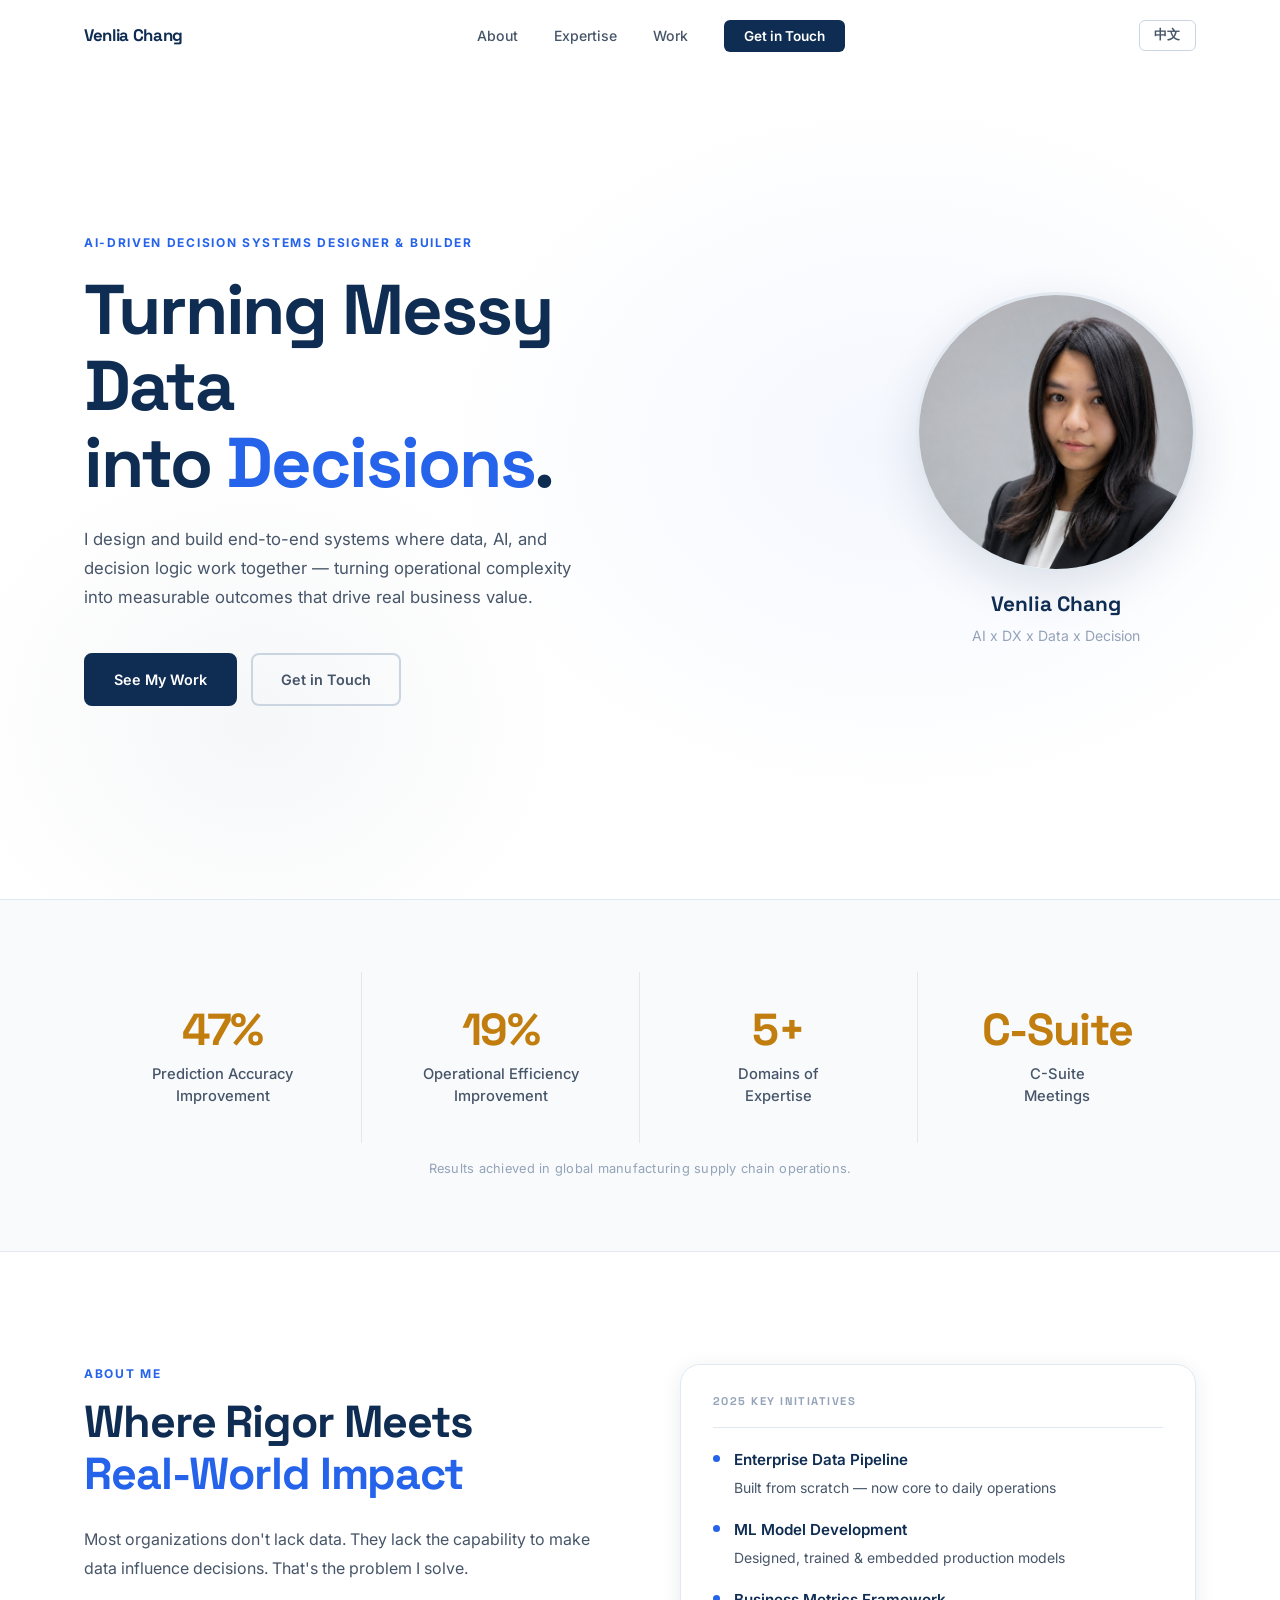
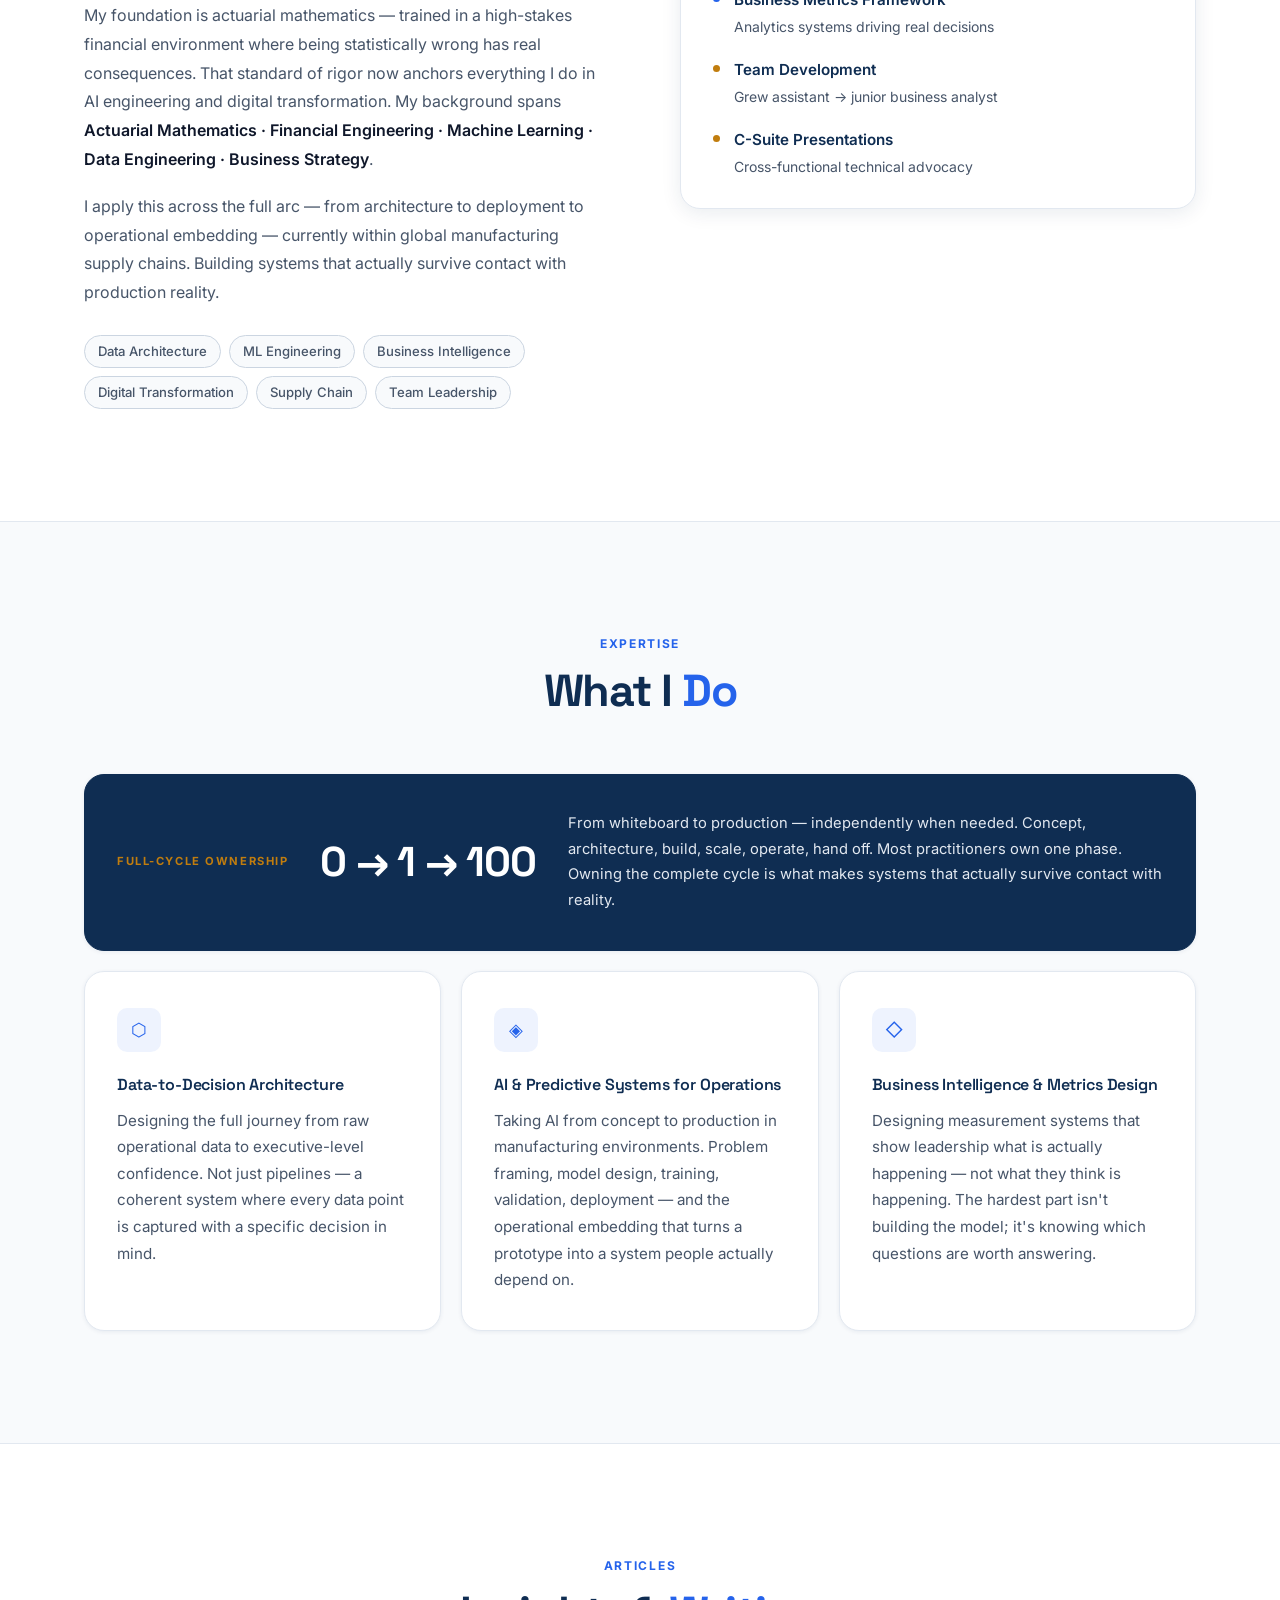
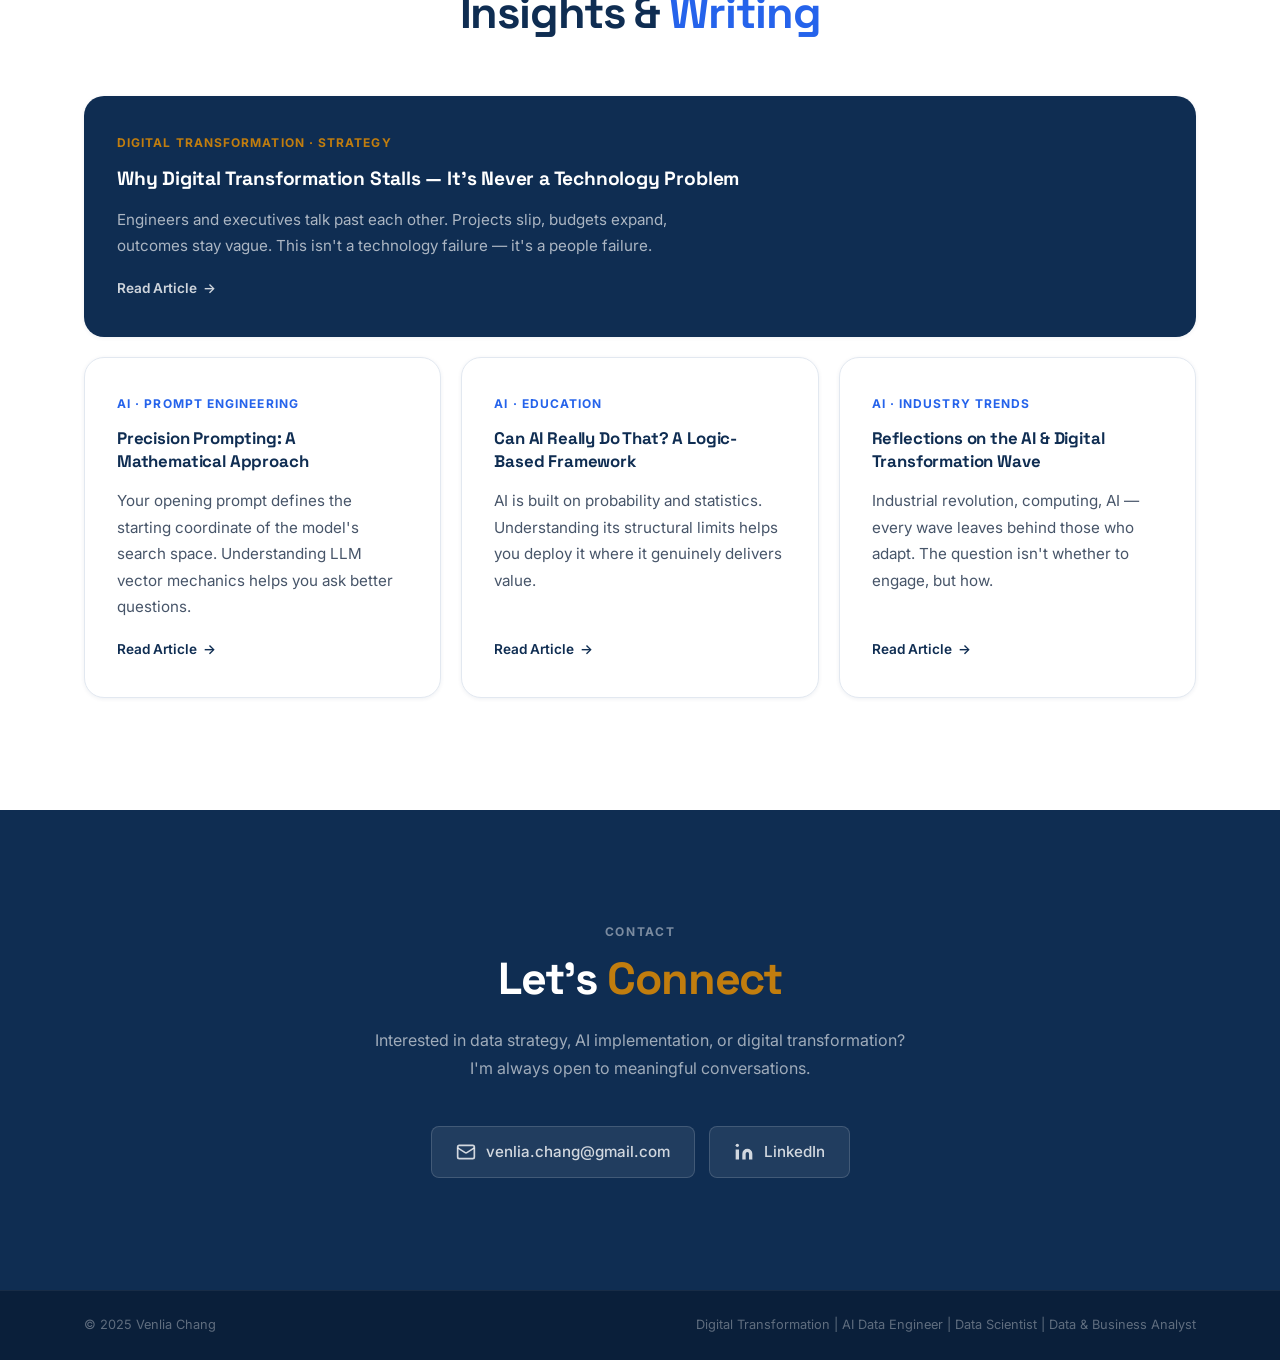
<file: index.html>
<!DOCTYPE html>
<html lang="en">
<head>
  <meta charset="UTF-8" />
  <meta name="viewport" content="width=device-width, initial-scale=1.0" />
  <title>Venlia Chang | AI Data Engineer</title>
  <meta name="description" content="AI Data Engineer specializing in Digital Transformation and Data-Driven Decision Making in global manufacturing supply chains." />
  <link rel="preconnect" href="https://fonts.googleapis.com" />
  <link href="https://fonts.googleapis.com/css2?family=Inter:wght@300;400;500;600&family=Space+Grotesk:wght@400;500;600;700;800&display=swap" rel="stylesheet" />
  <link rel="stylesheet" href="css/style.css" />
</head>
<body>

  <!-- NAV -->
  <nav id="navbar">
    <div class="nav-inner">
      <a href="#hero" class="nav-logo">Venlia Chang</a>
      <ul class="nav-links">
        <li><a href="#about"     data-i18n="nav-about">About</a></li>
        <li><a href="#expertise" data-i18n="nav-expertise">Expertise</a></li>
        <li><a href="#articles"  data-i18n="nav-work">Work</a></li>
        <li><a href="#contact" class="nav-cta" data-i18n="nav-contact">Get in Touch</a></li>
      </ul>
      <div class="nav-right">
        <button class="lang-toggle" id="lang-toggle" aria-label="Switch language">中文</button>
        <button class="nav-burger" id="burger" aria-label="Menu">
          <span></span><span></span><span></span>
        </button>
      </div>
    </div>
  </nav>

  <!-- HERO -->
  <section id="hero">
    <div class="hero-bg"></div>
    <div class="container hero-content">
      <div class="hero-text">
        <p class="hero-eyebrow reveal" data-i18n="hero-eyebrow">AI-driven Decision Systems Designer &amp; Builder</p>
        <h1 class="hero-headline reveal" data-i18n="hero-headline">
          Turning Messy Data<br />into <span class="accent">Decisions</span>.
        </h1>
        <p class="hero-sub reveal" data-i18n="hero-sub">
          I design and build end-to-end systems where data, AI, and decision logic work together — turning operational complexity into measurable outcomes that drive real business value.
        </p>
        <div class="hero-actions reveal">
          <a href="#expertise" class="btn btn-primary" data-i18n="hero-btn-primary">See My Work</a>
          <a href="#contact"   class="btn btn-ghost"   data-i18n="hero-btn-ghost">Get in Touch</a>
        </div>
      </div>
      <div class="hero-visual reveal">
        <div class="photo-circle">
          <img src="assets/photo.png" alt="Venlia Chang" />
        </div>
        <div class="hero-name-tag">
          <strong>Venlia Chang</strong>
          <span>AI x DX x Data x Decision</span>
        </div>
      </div>
    </div>
  </section>

  <!-- STATS -->
  <section id="stats">
    <div class="container">
      <div class="stats-grid">
        <div class="stat-card reveal">
          <div class="stat-number"><span class="counter" data-target="50">0</span>%</div>
          <div class="stat-label" data-i18n="stat-label-1">Prediction Accuracy<br />Improvement</div>
        </div>
        <div class="stat-card reveal">
          <div class="stat-number"><span class="counter" data-target="20">0</span>%</div>
          <div class="stat-label" data-i18n="stat-label-2">Operational Efficiency<br />Improvement</div>
        </div>
        <div class="stat-card reveal">
          <div class="stat-number"><span class="counter" data-target="5">0</span>+</div>
          <div class="stat-label" data-i18n="stat-label-3">Domains of<br />Expertise</div>
        </div>
        <div class="stat-card reveal">
          <div class="stat-number accent-text">C-Suite</div>
          <div class="stat-label" data-i18n="stat-label-4">C-Suite<br />Meetings</div>
        </div>
      </div>
      <p class="stats-context reveal" data-i18n="stats-context">Results achieved in global manufacturing supply chain operations.</p>
    </div>
  </section>

  <!-- ABOUT -->
  <section id="about">
    <div class="container">
      <div class="about-grid">
        <div class="about-text reveal">
          <p class="section-eyebrow" data-i18n="about-eyebrow">About Me</p>
          <h2 class="section-title" data-i18n="about-title">Where Logic Meets<br /><span class="accent">Business Impact</span></h2>
          <p class="about-body" data-i18n="about-body-1">
            I work at the intersection of AI, data engineering, and digital transformation
            within global manufacturing supply chains — turning fragmented information into
            systems that people actually rely on every day.
          </p>
          <p class="about-body" data-i18n="about-body-2">
            My background spans <strong>Mathematics · Business · Actuarial Science · AI · Engineering</strong>.
            This breadth isn't accidental — complex operational problems rarely fit neatly
            into a single discipline. I bridge the gap between technical depth and business clarity.
          </p>
          <p class="about-body" data-i18n="about-body-3">
            Currently building enterprise data pipelines from the ground up.
          </p>
          <div class="about-tags">
            <span class="tag">Data Architecture</span>
            <span class="tag">ML Engineering</span>
            <span class="tag">Business Intelligence</span>
            <span class="tag">Digital Transformation</span>
            <span class="tag">Supply Chain</span>
            <span class="tag">Team Leadership</span>
          </div>
        </div>
        <div class="about-visual reveal">
          <div class="about-card">
            <div class="about-card-header" data-i18n="card-header">2025 Key Initiatives</div>
            <ul class="about-card-list">
              <li>
                <div class="list-dot accent-dot"></div>
                <div>
                  <strong data-i18n="card-item-1-title">Enterprise Data Pipeline</strong>
                  <span data-i18n="card-item-1-desc">Built from scratch — now core to daily operations</span>
                </div>
              </li>
              <li>
                <div class="list-dot accent-dot"></div>
                <div>
                  <strong data-i18n="card-item-2-title">ML Model Development</strong>
                  <span data-i18n="card-item-2-desc">Designed, trained &amp; embedded production models</span>
                </div>
              </li>
              <li>
                <div class="list-dot accent-dot"></div>
                <div>
                  <strong data-i18n="card-item-3-title">Business Metrics Framework</strong>
                  <span data-i18n="card-item-3-desc">Analytics systems driving real decisions</span>
                </div>
              </li>
              <li>
                <div class="list-dot amber-dot"></div>
                <div>
                  <strong data-i18n="card-item-4-title">Team Development</strong>
                  <span data-i18n="card-item-4-desc">Grew assistant → junior business analyst</span>
                </div>
              </li>
              <li>
                <div class="list-dot amber-dot"></div>
                <div>
                  <strong data-i18n="card-item-5-title">C-Suite Presentations</strong>
                  <span data-i18n="card-item-5-desc">Cross-functional technical advocacy</span>
                </div>
              </li>
            </ul>
          </div>
        </div>
      </div>
    </div>
  </section>

  <!-- EXPERTISE -->
  <section id="expertise">
    <div class="container">
      <div class="section-header reveal">
        <p class="section-eyebrow" data-i18n="expertise-eyebrow">Expertise</p>
        <h2 class="section-title" data-i18n="expertise-title">What I <span class="accent">Build</span></h2>
      </div>
      <div class="expertise-grid">
        <div class="expertise-card expertise-card--wide reveal">
          <div class="expertise-wide-inner">
            <div class="expertise-wide-label" data-i18n="exp-4-label">Full-Cycle Ownership</div>
            <h3 data-i18n="exp-4-title">0 → 1 → 100</h3>
            <p data-i18n="exp-4-desc">From whiteboard to production — independently when needed. Concept, architecture, build, scale, operate, hand off. Most practitioners own one phase. Owning the complete cycle is what makes systems that actually survive contact with reality.</p>
          </div>
        </div>
        <div class="expertise-card reveal">
          <div class="expertise-icon">⬡</div>
          <h3 data-i18n="exp-1-title">Data-to-Decision Architecture</h3>
          <p data-i18n="exp-1-desc">Designing the full journey from raw operational data to executive-level confidence. Not just pipelines — a coherent system where every data point is captured with a specific decision in mind.</p>
        </div>
        <div class="expertise-card reveal">
          <div class="expertise-icon">◈</div>
          <h3 data-i18n="exp-2-title">AI &amp; Predictive Systems for Operations</h3>
          <p data-i18n="exp-2-desc">Taking AI from concept to production in manufacturing environments. Problem framing, model design, training, validation, deployment — and the operational embedding that turns a prototype into a system people actually depend on.</p>
        </div>
        <div class="expertise-card reveal">
          <div class="expertise-icon">◇</div>
          <h3 data-i18n="exp-3-title">Business Intelligence &amp; Metrics Design</h3>
          <p data-i18n="exp-3-desc">Designing measurement systems that show leadership what is actually happening — not what they think is happening. The hardest part isn't building the model; it's knowing which questions are worth answering.</p>
        </div>
      </div>
    </div>
  </section>

  <!-- ARTICLES -->
  <section id="articles">
    <div class="container">
      <div class="section-header reveal">
        <p class="section-eyebrow" data-i18n="articles-eyebrow">Articles</p>
        <h2 class="section-title" data-i18n="articles-title">Insights &amp; <span class="accent">Writing</span></h2>
      </div>
      <div class="articles-grid">
        <div class="article-card article-card--featured reveal">
          <div class="article-card-tag">Digital Transformation · Strategy</div>
          <h3 class="article-card-title" data-i18n="card4-title">數位轉型失敗，從來不是技術問題</h3>
          <p class="article-card-excerpt" data-i18n="card4-excerpt">工程師和老闆各說各話，專案延遲、預算追加、成果模糊。這不是技術問題——缺的是那個能同時站在兩端的人。</p>
          <a href="articles/digital-transformation.html" class="article-card-link" data-i18n="card-read">閱讀文章 <span>→</span></a>
        </div>
        <div class="article-card reveal">
          <div class="article-card-tag">AI · Prompt Engineering</div>
          <h3 class="article-card-title" data-i18n="card1-title">用數學思維，精準下 Prompt</h3>
          <p class="article-card-excerpt" data-i18n="card1-excerpt">第一個 Prompt 決定了搜尋空間的起始座標。了解 LLM 的向量本質，讓你問得更精準。</p>
          <a href="articles/prompt-math.html" class="article-card-link" data-i18n="card-read">閱讀文章 <span>→</span></a>
        </div>
        <div class="article-card reveal">
          <div class="article-card-tag">AI · Education</div>
          <h3 class="article-card-title" data-i18n="card2-title">AI 真的可以這樣用嗎？用數學邏輯判斷 AI 的適用邊界</h3>
          <p class="article-card-excerpt" data-i18n="card2-excerpt">AI 的本質是機率與統計。了解它的結構性限制，才能在正確的場景發揮它的價值。</p>
          <a href="articles/ai-probability.html" class="article-card-link" data-i18n="card-read">閱讀文章 <span>→</span></a>
        </div>
        <div class="article-card reveal">
          <div class="article-card-tag">AI · Industry Trends</div>
          <h3 class="article-card-title" data-i18n="card3-title">我對 AI 與數位轉型產業趨勢的觀察</h3>
          <p class="article-card-excerpt" data-i18n="card3-excerpt">工業革命、電腦普及、AI 浪潮——判斷一個產業能否長大，看的是需求是否強勁。</p>
          <a href="articles/ai-trends.html" class="article-card-link" data-i18n="card-read">閱讀文章 <span>→</span></a>
        </div>
      </div>
    </div>
  </section>

  <!-- CONTACT -->
  <section id="contact">
    <div class="container">
      <div class="contact-inner reveal">
        <p class="section-eyebrow" data-i18n="contact-eyebrow">Contact</p>
        <h2 class="section-title" data-i18n="contact-title">Let's <span class="accent">Connect</span></h2>
        <p class="contact-sub" data-i18n="contact-sub">
          Interested in data strategy, AI implementation, or digital transformation?<br class="desktop-only" />
          I'm always open to meaningful conversations.
        </p>
        <div class="contact-links">
          <button class="contact-btn" id="copy-email-btn" onclick="copyEmail()">
            <svg width="20" height="20" viewBox="0 0 24 24" fill="none" stroke="currentColor" stroke-width="2"><rect x="2" y="4" width="20" height="16" rx="2"/><path d="m22 7-8.97 5.7a1.94 1.94 0 0 1-2.06 0L2 7"/></svg>
            <span id="copy-email-text">venlia.chang@gmail.com</span>
          </button>
          <a href="https://www.linkedin.com/in/venliachang/" target="_blank" rel="noopener" class="contact-btn">
            <svg width="20" height="20" viewBox="0 0 24 24" fill="currentColor"><path d="M16 8a6 6 0 0 1 6 6v7h-4v-7a2 2 0 0 0-2-2 2 2 0 0 0-2 2v7h-4v-7a6 6 0 0 1 6-6z"/><rect x="2" y="9" width="4" height="12"/><circle cx="4" cy="4" r="2"/></svg>
            LinkedIn
          </a>
        </div>
      </div>
    </div>
  </section>

  <!-- FOOTER -->
  <footer>
    <div class="container footer-inner">
      <span>© 2025 Venlia Chang</span>
      <span class="footer-sub" data-i18n="footer-sub">AI Data Engineer · venliachang.com</span>
    </div>
  </footer>

  <script src="js/main.js"></script>
</body>
</html>
</file>
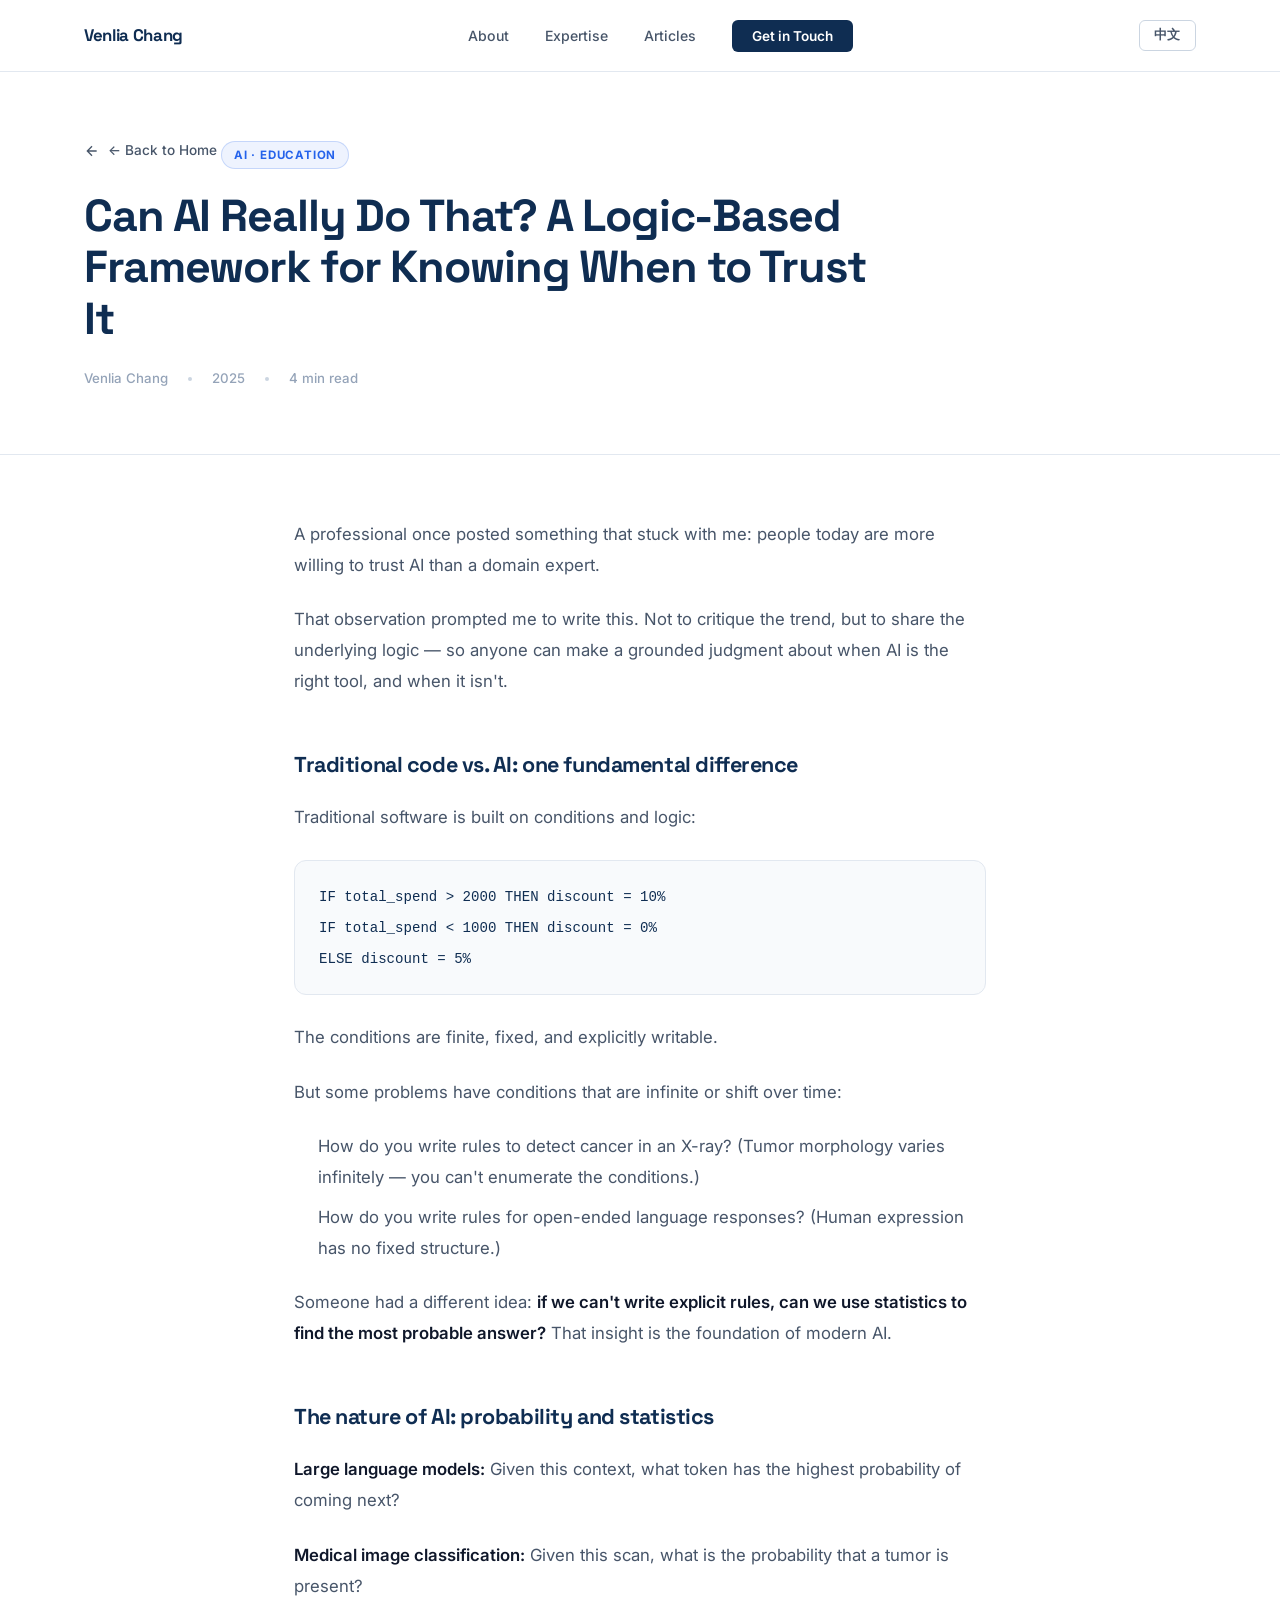
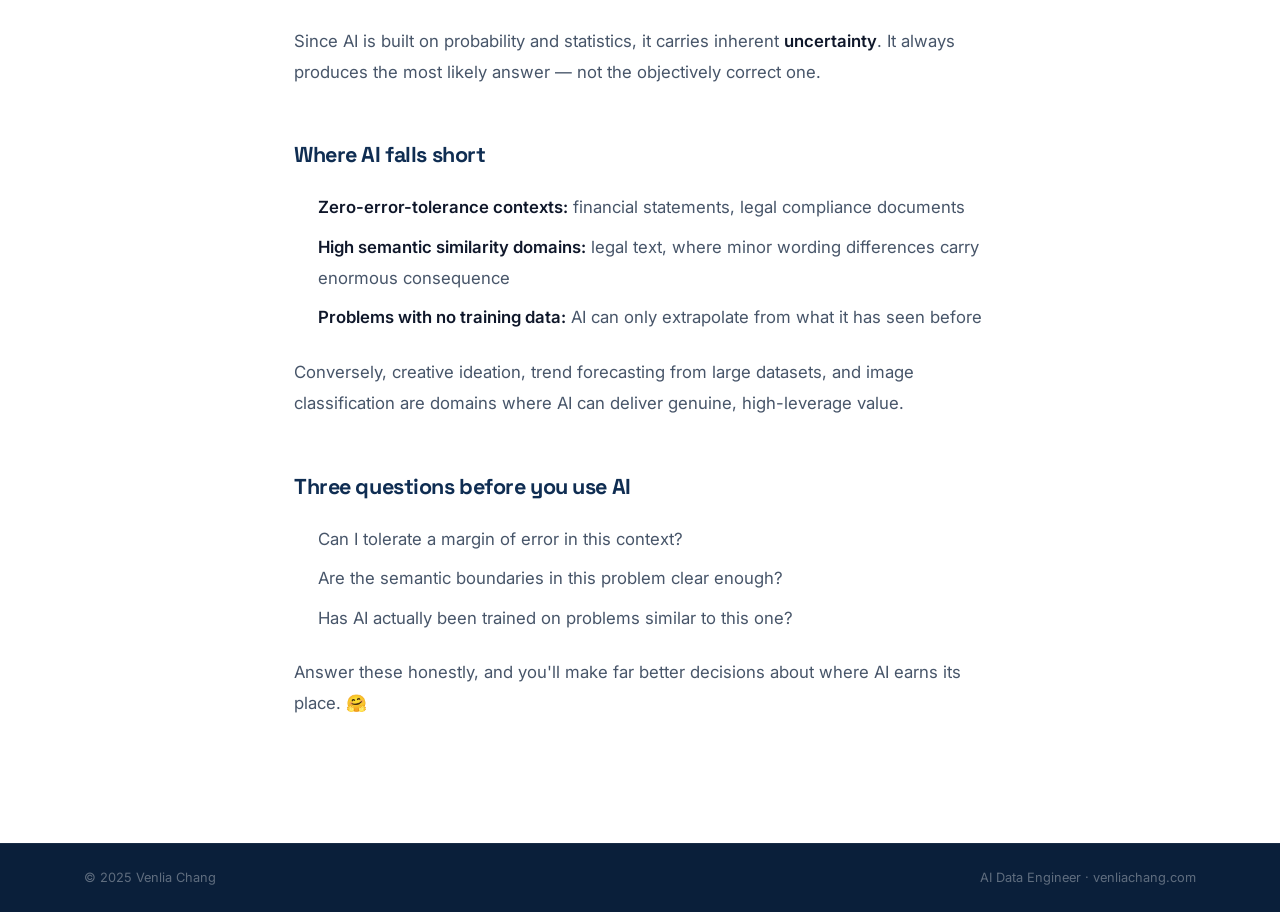
<file: articles/ai-probability.html>
<!DOCTYPE html>
<html lang="zh-TW">
<head>
  <meta charset="UTF-8" />
  <meta name="viewport" content="width=device-width, initial-scale=1.0" />
  <title>AI 真的可以這樣用嗎？ | Venlia Chang</title>
  <meta name="description" content="AI 的本質是機率與統計。了解它的結構性限制，才能在正確的場景發揮它的價值。" />
  <link rel="preconnect" href="https://fonts.googleapis.com" />
  <link href="https://fonts.googleapis.com/css2?family=Inter:wght@300;400;500;600&family=Space+Grotesk:wght@400;500;600;700;800&display=swap" rel="stylesheet" />
  <link rel="stylesheet" href="../css/style.css" />
  <link rel="stylesheet" href="../css/article.css" />
</head>
<body class="article-page">

  <nav id="navbar">
    <div class="nav-inner">
      <a href="/" class="nav-logo">Venlia Chang</a>
      <ul class="nav-links">
        <li><a href="/#about"     data-i18n="nav-about">關於我</a></li>
        <li><a href="/#expertise" data-i18n="nav-expertise">專業能力</a></li>
        <li><a href="/#articles"  data-i18n="nav-articles">文章</a></li>
        <li><a href="/#contact" class="nav-cta" data-i18n="nav-contact">聯絡我</a></li>
      </ul>
      <div class="nav-right">
        <button class="lang-toggle" id="lang-toggle">EN</button>
        <button class="nav-burger" id="burger" aria-label="Menu">
          <span></span><span></span><span></span>
        </button>
      </div>
    </div>
  </nav>

  <header class="article-header">
    <div class="container">
      <a href="/" class="article-back">
        <svg viewBox="0 0 24 24" fill="none" stroke="currentColor" stroke-width="2"><path d="M19 12H5M12 5l-7 7 7 7"/></svg>
        <span data-i18n="back">回到首頁</span>
      </a>
      <div class="article-tag" data-i18n="tag">AI · Education</div>
      <h1 class="article-title">
        <span class="zh">AI 真的可以這樣用嗎？用數學邏輯判斷 AI 的適用邊界</span>
        <span class="en">Can AI Really Do That? A Logic-Based Framework for Knowing When to Trust It</span>
      </h1>
      <div class="article-meta">
        <span>Venlia Chang</span>
        <div class="dot"></div>
        <span>2025</span>
        <div class="dot"></div>
        <span data-i18n="read-time">4 分鐘閱讀</span>
      </div>
    </div>
  </header>

  <main class="article-body">
    <div class="article-content">

      <!-- ── 中文 ── -->
      <div class="zh">
        <p>曾看到一位專業人士發文感嘆：現在這個世道，有人不一定相信專家，卻相信 AI 說的話。</p>
        <p>這個現象讓我想了想——或許我可以寫些什麼，幫助大家輕鬆理解 AI 背後的運作邏輯，從根本上判斷它能做什麼、不能做什麼。</p>

        <h2>傳統程式 vs. AI：一個關鍵差異</h2>
        <p>傳統程式的核心是條件加邏輯：</p>
        <pre><code>若消費總價 > 2000，則 折扣 = 10%
若消費總額 < 1000，則 折扣 = 0%
其他狀況，則 折扣 = 5%</code></pre>
        <p>條件有限、固定，且能被明確寫出來。</p>
        <p>但有些問題，條件是無限的、會隨時間移動的：</p>
        <ul>
          <li>如何用程式判別 X 光片是否有腫瘤？（癌症形態千變萬化，條件根本寫不完）</li>
          <li>如何用程式做開放式語言問答？（表達方式無窮無盡，條件無從設定）</li>
        </ul>
        <p>於是有人換了一個思路：<strong>既然無法一刀切，那就用「統計」來估算，哪個答案的「機率」最高？</strong> 這正是 AI 誕生的核心邏輯。</p>

        <h2>AI 的本質：機率與統計</h2>
        <p><strong>大語言模型（LLM）：</strong>在特定語境下，下一個詞出現的機率最高是哪個？</p>
        <p><strong>醫療影像辨識（ML）：</strong>這張 X 光片，有腫瘤的機率是多少？</p>
        <p>既然是機率與統計所構成，就存在本質上的<strong>不確定性</strong>——模型輸出的永遠是「最可能的答案」，而非「絕對正確的答案」。</p>

        <h2>哪些場景不適合交給 AI？</h2>
        <ul>
          <li><strong>零容錯的情境</strong>：財務報表、法規遵循文件</li>
          <li><strong>語意高度相似的領域</strong>：法律文本（細微措辭差異牽一髮而動全身）</li>
          <li><strong>完全沒有訓練資料的問題</strong>：AI 從未見過的領域，它只能「猜」</li>
        </ul>
        <p>反之，創意發想、大數據趨勢預測、圖像辨識分類，則是 AI 能發揮高價值的場域。</p>

        <h2>用 AI 前，先問自己三個問題</h2>
        <ul>
          <li>這個場景，我能接受一定程度的錯誤嗎？</li>
          <li>這個問題，答案之間的語意邊界夠清晰嗎？</li>
          <li>這個問題，AI 在訓練過程中真的見過類似的案例嗎？</li>
        </ul>
        <p>能清楚回答這三個問題，就能做出更明智的 AI 使用判斷。🤗</p>
      </div>

      <!-- ── English ── -->
      <div class="en">
        <p>A professional once posted something that stuck with me: people today are more willing to trust AI than a domain expert.</p>
        <p>That observation prompted me to write this. Not to critique the trend, but to share the underlying logic — so anyone can make a grounded judgment about when AI is the right tool, and when it isn't.</p>

        <h2>Traditional code vs. AI: one fundamental difference</h2>
        <p>Traditional software is built on conditions and logic:</p>
        <pre><code>IF total_spend > 2000 THEN discount = 10%
IF total_spend < 1000 THEN discount = 0%
ELSE discount = 5%</code></pre>
        <p>The conditions are finite, fixed, and explicitly writable.</p>
        <p>But some problems have conditions that are infinite or shift over time:</p>
        <ul>
          <li>How do you write rules to detect cancer in an X-ray? (Tumor morphology varies infinitely — you can't enumerate the conditions.)</li>
          <li>How do you write rules for open-ended language responses? (Human expression has no fixed structure.)</li>
        </ul>
        <p>Someone had a different idea: <strong>if we can't write explicit rules, can we use statistics to find the most probable answer?</strong> That insight is the foundation of modern AI.</p>

        <h2>The nature of AI: probability and statistics</h2>
        <p><strong>Large language models:</strong> Given this context, what token has the highest probability of coming next?</p>
        <p><strong>Medical image classification:</strong> Given this scan, what is the probability that a tumor is present?</p>
        <p>Since AI is built on probability and statistics, it carries inherent <strong>uncertainty</strong>. It always produces the most likely answer — not the objectively correct one.</p>

        <h2>Where AI falls short</h2>
        <ul>
          <li><strong>Zero-error-tolerance contexts:</strong> financial statements, legal compliance documents</li>
          <li><strong>High semantic similarity domains:</strong> legal text, where minor wording differences carry enormous consequence</li>
          <li><strong>Problems with no training data:</strong> AI can only extrapolate from what it has seen before</li>
        </ul>
        <p>Conversely, creative ideation, trend forecasting from large datasets, and image classification are domains where AI can deliver genuine, high-leverage value.</p>

        <h2>Three questions before you use AI</h2>
        <ul>
          <li>Can I tolerate a margin of error in this context?</li>
          <li>Are the semantic boundaries in this problem clear enough?</li>
          <li>Has AI actually been trained on problems similar to this one?</li>
        </ul>
        <p>Answer these honestly, and you'll make far better decisions about where AI earns its place. 🤗</p>
      </div>

    </div>
  </main>

  <footer>
    <div class="container footer-inner">
      <span>© 2025 Venlia Chang</span>
      <span class="footer-sub">AI Data Engineer · venliachang.com</span>
    </div>
  </footer>

  <script src="../js/article.js"></script>
  <script>
    initArticleLang({
      zh: {
        back: '← 回到首頁', tag: 'AI · Education',
        'read-time': '4 分鐘閱讀',
        'nav-about': '關於我', 'nav-expertise': '專業能力',
        'nav-articles': '文章', 'nav-contact': '聯絡我',
      },
      en: {
        back: '← Back to Home', tag: 'AI · Education',
        'read-time': '4 min read',
        'nav-about': 'About', 'nav-expertise': 'Expertise',
        'nav-articles': 'Articles', 'nav-contact': 'Get in Touch',
      }
    });
  </script>
</body>
</html>
</file>
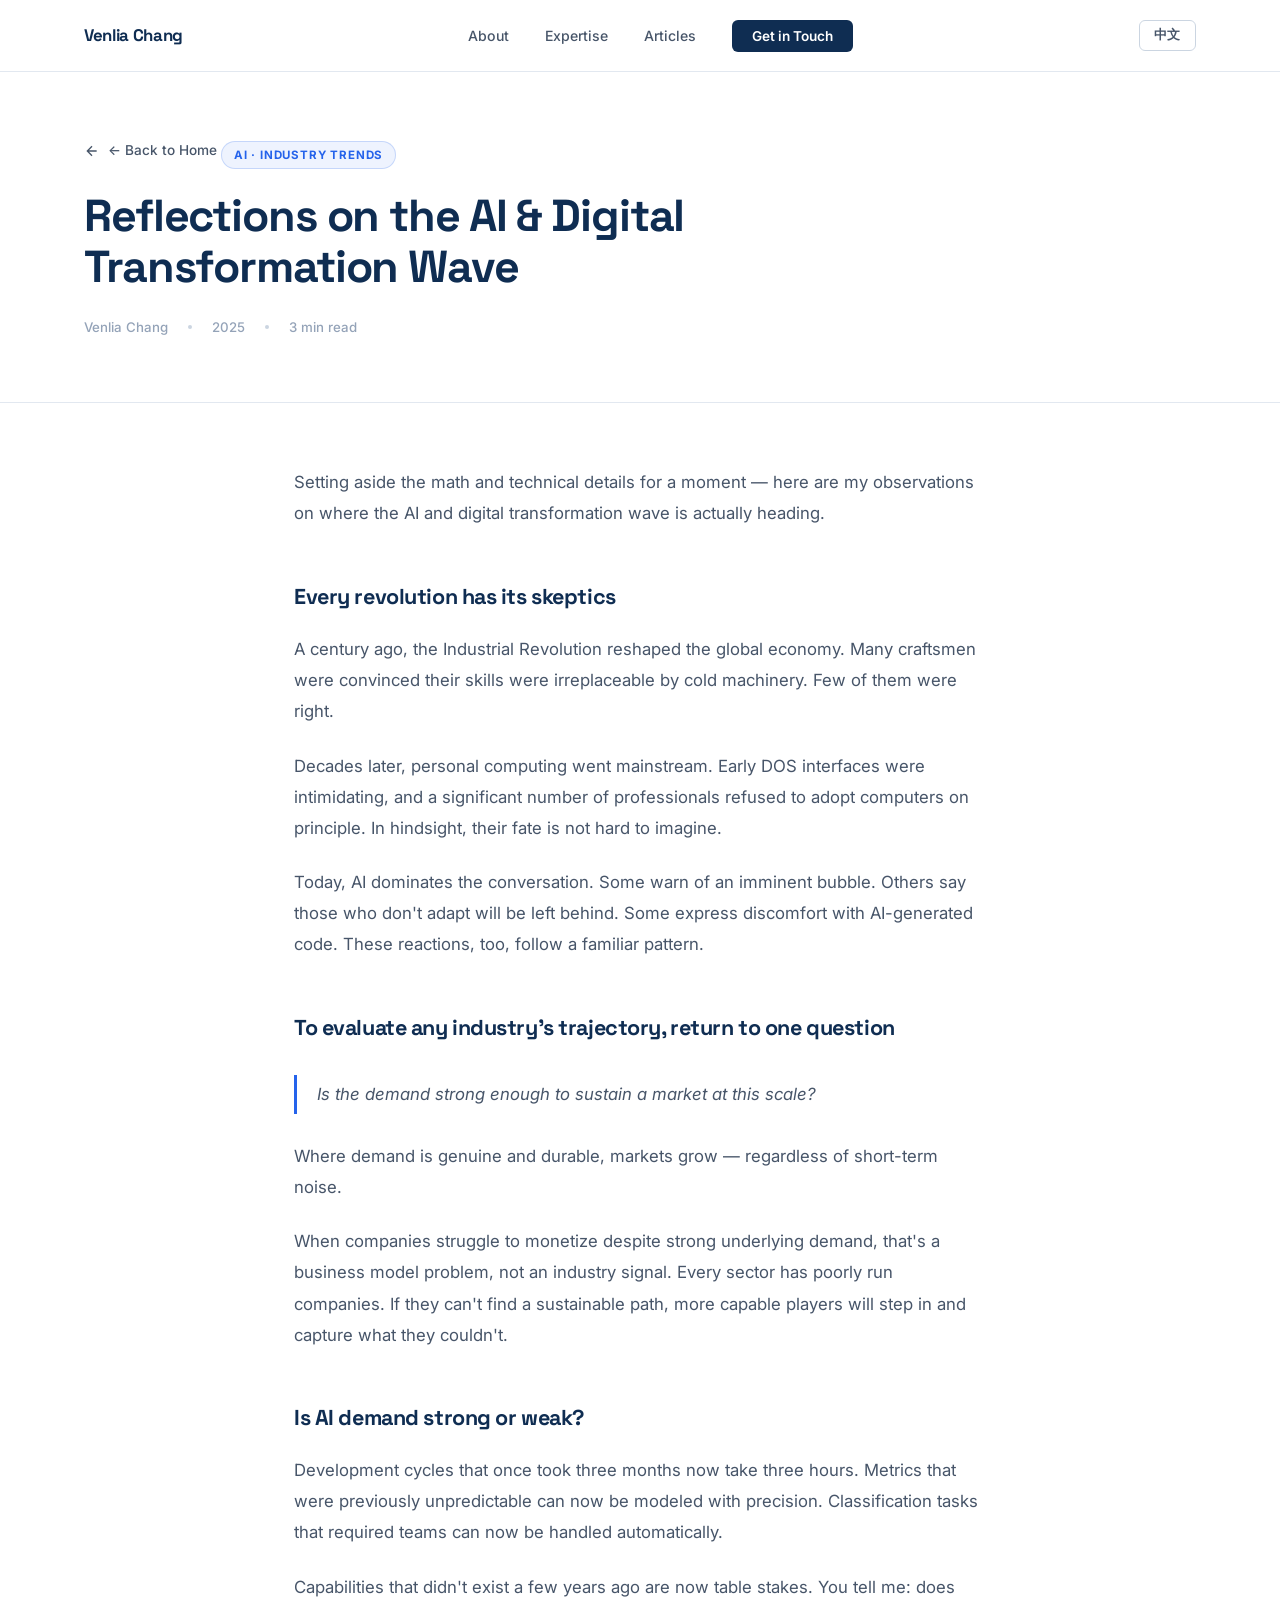
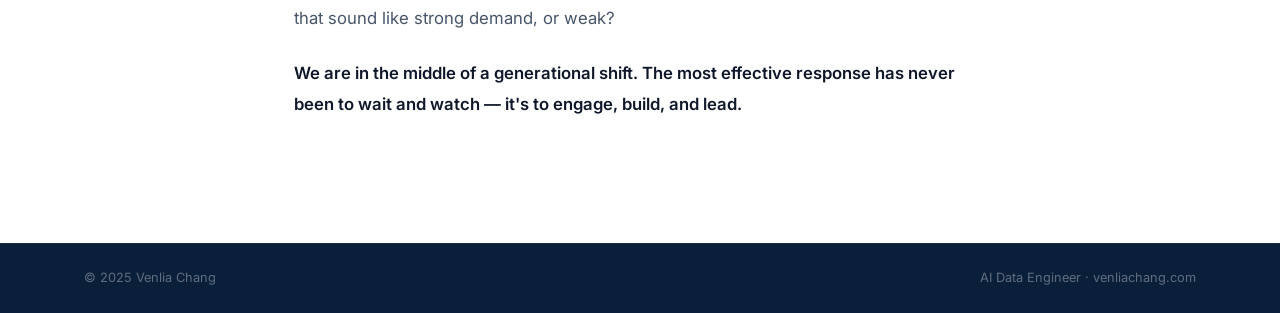
<file: articles/ai-trends.html>
<!DOCTYPE html>
<html lang="zh-TW">
<head>
  <meta charset="UTF-8" />
  <meta name="viewport" content="width=device-width, initial-scale=1.0" />
  <title>我對 AI 與數位轉型產業趨勢的觀察 | Venlia Chang</title>
  <meta name="description" content="工業革命、電腦普及、AI 浪潮——判斷一個產業能否長大，看的是需求是否強勁。" />
  <link rel="preconnect" href="https://fonts.googleapis.com" />
  <link href="https://fonts.googleapis.com/css2?family=Inter:wght@300;400;500;600&family=Space+Grotesk:wght@400;500;600;700;800&display=swap" rel="stylesheet" />
  <link rel="stylesheet" href="../css/style.css" />
  <link rel="stylesheet" href="../css/article.css" />
</head>
<body class="article-page">

  <nav id="navbar">
    <div class="nav-inner">
      <a href="/" class="nav-logo">Venlia Chang</a>
      <ul class="nav-links">
        <li><a href="/#about"     data-i18n="nav-about">關於我</a></li>
        <li><a href="/#expertise" data-i18n="nav-expertise">專業能力</a></li>
        <li><a href="/#articles"  data-i18n="nav-articles">文章</a></li>
        <li><a href="/#contact" class="nav-cta" data-i18n="nav-contact">聯絡我</a></li>
      </ul>
      <div class="nav-right">
        <button class="lang-toggle" id="lang-toggle">EN</button>
        <button class="nav-burger" id="burger" aria-label="Menu">
          <span></span><span></span><span></span>
        </button>
      </div>
    </div>
  </nav>

  <header class="article-header">
    <div class="container">
      <a href="/" class="article-back">
        <svg viewBox="0 0 24 24" fill="none" stroke="currentColor" stroke-width="2"><path d="M19 12H5M12 5l-7 7 7 7"/></svg>
        <span data-i18n="back">回到首頁</span>
      </a>
      <div class="article-tag" data-i18n="tag">AI · Industry Trends</div>
      <h1 class="article-title">
        <span class="zh">我對 AI 與數位轉型產業趨勢的觀察</span>
        <span class="en">Reflections on the AI & Digital Transformation Wave</span>
      </h1>
      <div class="article-meta">
        <span>Venlia Chang</span>
        <div class="dot"></div>
        <span>2025</span>
        <div class="dot"></div>
        <span data-i18n="read-time">3 分鐘閱讀</span>
      </div>
    </div>
  </header>

  <main class="article-body">
    <div class="article-content">

      <!-- ── 中文 ── -->
      <div class="zh">
        <p>最近腦袋過載，暫時擱下數學與技術，說說我對這波 AI 浪潮的產業觀察。</p>

        <h2>每一波革命，都有人選擇不相信</h2>
        <p>百年前，工業革命席捲而來。許多工匠堅信自己的技藝無可取代——但那個時代真正留下來的，又有多少？</p>
        <p>幾十年前，電腦逐漸普及。DOS 介面對一般人而言艱澀難懂，也有人認為電腦不可信任而拒絕採用。如今回頭看，那些抗拒者的命運，不難想像。</p>
        <p>現在，AI 成了最熱的話題。有人說泡沫即將破裂，有人說不跟上就會被淘汰，有人說 AI 生成的程式碼讓人不放心。這些聲音，其實都似曾相識。</p>

        <h2>判斷產業前景，回到一個問題</h2>
        <blockquote>需求是否強勁，能否撐得起那樣的市場規模？</blockquote>
        <p>只要需求夠強，市場就會持續推動產業成長。</p>
        <p>若需求強勁，但某些公司仍難以獲利——那是經營能力的問題，不是產業泡沫的訊號。每個產業都有經營不善的公司；它們若無法找到可持續的商業模式，自然會有更有效率的競爭者接手填補這個空缺。</p>

        <h2>AI 的需求，到底強勁還是疲弱？</h2>
        <p>以往花三個月開發的系統，AI 輔助下三小時可達相近品質；以往難以預測的指標，AI 能精準建模；以往耗費大量人力的分類作業，AI 輕鬆處理。</p>
        <p>許多原本做不到的事，現在做得到了。你認為這樣的需求，是強勁還是疲弱？</p>
        <p><strong>我們正身處一場新的產業革命。面對它，最好的策略從來不是觀望——而是參與其中。</strong></p>
      </div>

      <!-- ── English ── -->
      <div class="en">
        <p>Setting aside the math and technical details for a moment — here are my observations on where the AI and digital transformation wave is actually heading.</p>

        <h2>Every revolution has its skeptics</h2>
        <p>A century ago, the Industrial Revolution reshaped the global economy. Many craftsmen were convinced their skills were irreplaceable by cold machinery. Few of them were right.</p>
        <p>Decades later, personal computing went mainstream. Early DOS interfaces were intimidating, and a significant number of professionals refused to adopt computers on principle. In hindsight, their fate is not hard to imagine.</p>
        <p>Today, AI dominates the conversation. Some warn of an imminent bubble. Others say those who don't adapt will be left behind. Some express discomfort with AI-generated code. These reactions, too, follow a familiar pattern.</p>

        <h2>To evaluate any industry's trajectory, return to one question</h2>
        <blockquote>Is the demand strong enough to sustain a market at this scale?</blockquote>
        <p>Where demand is genuine and durable, markets grow — regardless of short-term noise.</p>
        <p>When companies struggle to monetize despite strong underlying demand, that's a business model problem, not an industry signal. Every sector has poorly run companies. If they can't find a sustainable path, more capable players will step in and capture what they couldn't.</p>

        <h2>Is AI demand strong or weak?</h2>
        <p>Development cycles that once took three months now take three hours. Metrics that were previously unpredictable can now be modeled with precision. Classification tasks that required teams can now be handled automatically.</p>
        <p>Capabilities that didn't exist a few years ago are now table stakes. You tell me: does that sound like strong demand, or weak?</p>
        <p><strong>We are in the middle of a generational shift. The most effective response has never been to wait and watch — it's to engage, build, and lead.</strong></p>
      </div>

    </div>
  </main>

  <footer>
    <div class="container footer-inner">
      <span>© 2025 Venlia Chang</span>
      <span class="footer-sub">AI Data Engineer · venliachang.com</span>
    </div>
  </footer>

  <script src="../js/article.js"></script>
  <script>
    initArticleLang({
      zh: {
        back: '← 回到首頁', tag: 'AI · Industry Trends',
        'read-time': '3 分鐘閱讀',
        'nav-about': '關於我', 'nav-expertise': '專業能力',
        'nav-articles': '文章', 'nav-contact': '聯絡我',
      },
      en: {
        back: '← Back to Home', tag: 'AI · Industry Trends',
        'read-time': '3 min read',
        'nav-about': 'About', 'nav-expertise': 'Expertise',
        'nav-articles': 'Articles', 'nav-contact': 'Get in Touch',
      }
    });
  </script>
</body>
</html>
</file>
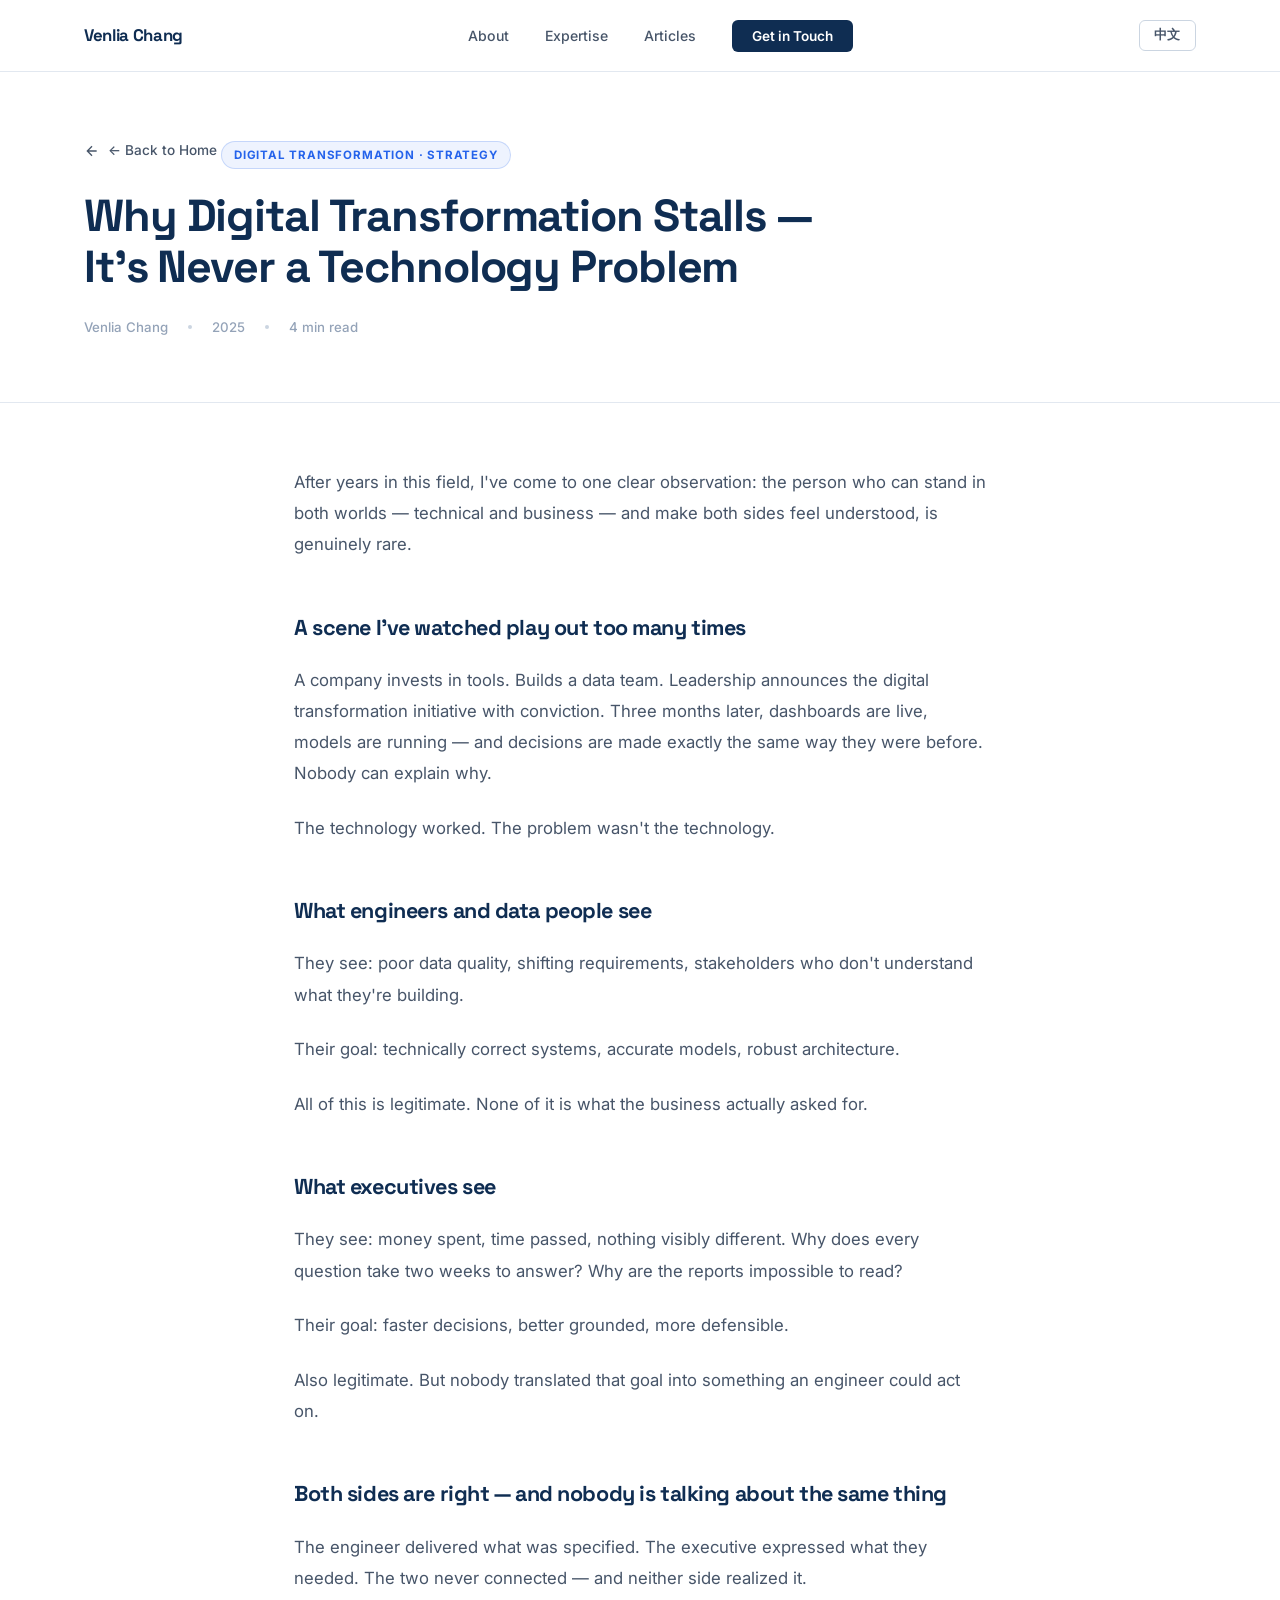
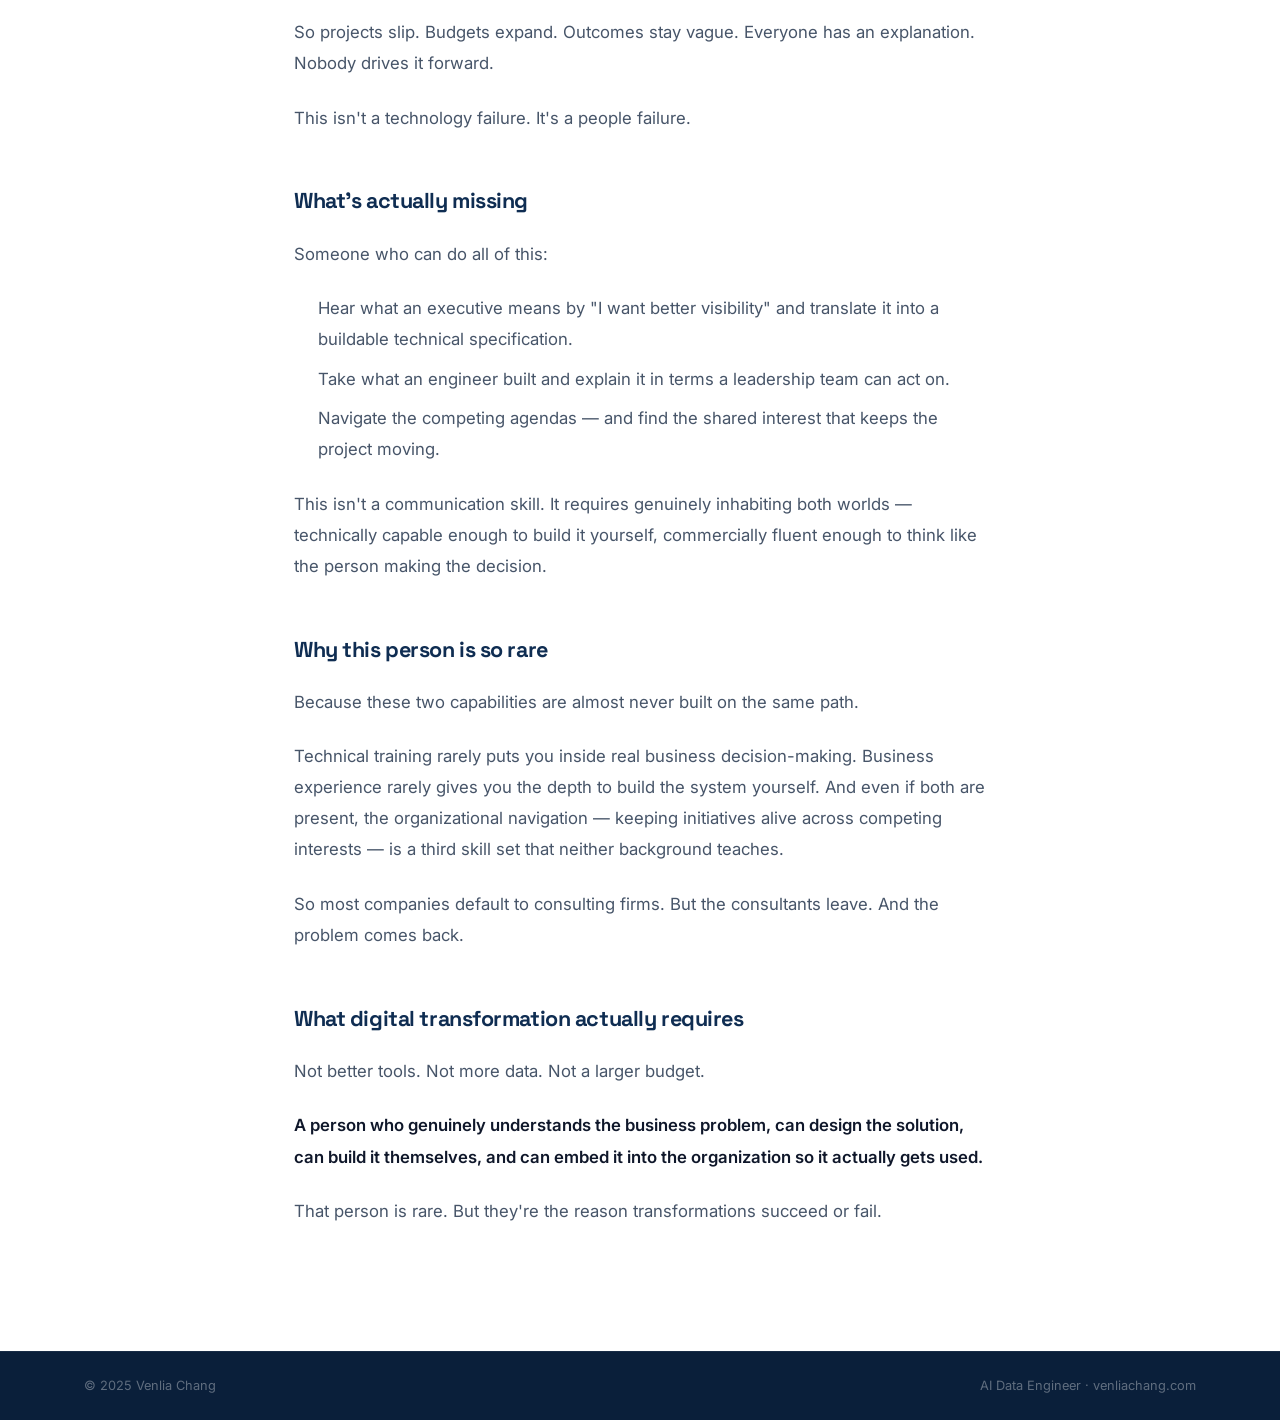
<file: articles/digital-transformation.html>
<!DOCTYPE html>
<html lang="zh-TW">
<head>
  <meta charset="UTF-8" />
  <meta name="viewport" content="width=device-width, initial-scale=1.0" />
  <title>數位轉型失敗，從來不是技術問題 | Venlia Chang</title>
  <meta name="description" content="工程師和老闆各說各話，專案延遲、預算追加、成果模糊——這不是技術問題，是人的問題。" />
  <link rel="preconnect" href="https://fonts.googleapis.com" />
  <link href="https://fonts.googleapis.com/css2?family=Inter:wght@300;400;500;600&family=Space+Grotesk:wght@400;500;600;700;800&display=swap" rel="stylesheet" />
  <link rel="stylesheet" href="../css/style.css" />
  <link rel="stylesheet" href="../css/article.css" />
</head>
<body class="article-page">

  <nav id="navbar">
    <div class="nav-inner">
      <a href="/" class="nav-logo">Venlia Chang</a>
      <ul class="nav-links">
        <li><a href="/#about"     data-i18n="nav-about">關於我</a></li>
        <li><a href="/#expertise" data-i18n="nav-expertise">專業能力</a></li>
        <li><a href="/#articles"  data-i18n="nav-articles">文章</a></li>
        <li><a href="/#contact" class="nav-cta" data-i18n="nav-contact">聯絡我</a></li>
      </ul>
      <div class="nav-right">
        <button class="lang-toggle" id="lang-toggle">EN</button>
        <button class="nav-burger" id="burger" aria-label="Menu">
          <span></span><span></span><span></span>
        </button>
      </div>
    </div>
  </nav>

  <header class="article-header">
    <div class="container">
      <a href="/" class="article-back">
        <svg viewBox="0 0 24 24" fill="none" stroke="currentColor" stroke-width="2"><path d="M19 12H5M12 5l-7 7 7 7"/></svg>
        <span data-i18n="back">回到首頁</span>
      </a>
      <div class="article-tag" data-i18n="tag">Digital Transformation · Strategy</div>
      <h1 class="article-title">
        <span class="zh">數位轉型失敗，從來不是技術問題</span>
        <span class="en">Why Digital Transformation Stalls — It's Never a Technology Problem</span>
      </h1>
      <div class="article-meta">
        <span>Venlia Chang</span>
        <div class="dot"></div>
        <span>2025</span>
        <div class="dot"></div>
        <span data-i18n="read-time">4 分鐘閱讀</span>
      </div>
    </div>
  </header>

  <main class="article-body">
    <div class="article-content">

      <!-- ── 中文 ── -->
      <div class="zh">
        <p>做了這麼多年，我發現一件事：能同時站在技術和業務兩端、讓雙方都聽得進去的人，真的很少。</p>

        <h2>一個我見過太多次的場景</h2>
        <p>公司斥資引進工具，請了數據團隊，老闆宣示數位轉型的決心。三個月後，系統上線了，報表出來了——但決策還是跟以前一樣。沒有人知道問題出在哪裡。</p>
        <p>問題不在技術。</p>

        <h2>工程師和數據人看到的世界</h2>
        <p>他們看到的是：資料品質很差、需求一直改、老闆根本不懂他們在做什麼。</p>
        <p>他們的目標是：把系統做正確、把模型準確度拉高、把架構建得穩。</p>
        <p>這些都對。但這不是老闆要的。</p>

        <h2>老闆看到的世界</h2>
        <p>他們看到的是：花了這麼多錢，為什麼還是看不到結果？為什麼每次問問題都要等兩週？為什麼報表這麼難懂？</p>
        <p>他們的目標是：讓決策更快、更準、更有依據。</p>
        <p>這也對。但沒有人把這個目標翻譯成技術語言。</p>

        <h2>兩邊都沒有錯，但沒有人在說同一件事</h2>
        <p>工程師做了他被交代的事。老闆表達了他的期望。但兩件事從來沒有對上——而且彼此都不知道。</p>
        <p>於是專案延遲、預算追加、成果模糊。每個人都有說法，沒有人推進，也沒有人承擔。</p>
        <p>這不是技術問題。這是人的問題。</p>

        <h2>真正缺的是什麼</h2>
        <p>一個能同時做到這些的人：</p>
        <ul>
          <li>聽懂老闆說的「我想要更好的能見度」，翻譯成可以執行的技術需求。</li>
          <li>把工程師做出來的東西，解釋成高層能用來決策的語言。</li>
          <li>在兩邊各自有立場的時候，找出共同利益，讓專案繼續走。</li>
        </ul>
        <p>這不只是溝通技巧。這需要你真的懂兩個世界——技術上能自己動手，業務上能站在經營層的角度思考。</p>

        <h2>為什麼這種人這麼少？</h2>
        <p>因為這兩套能力，幾乎從來不在同一條路上建立。</p>
        <p>走技術路線的人，很少有機會真正進入業務決策的核心。走業務路線的人，很少有能力自己把系統做出來。即使兩種都懂，還要有意願在組織裡穿針引線、推動對齊——這又是另一門學問。</p>
        <p>所以大多數公司選擇請顧問公司。但顧問走了之後，問題又回來了。</p>

        <h2>數位轉型真正需要的</h2>
        <p>不是更好的工具。不是更多的數據。不是更大的預算。</p>
        <p><strong>是一個真的懂你公司問題、能設計解法、能把它做出來、又能讓組織真正用起來的人。</strong></p>
        <p>這種人很少。但他們才是讓轉型真正發生的關鍵。</p>
      </div>

      <!-- ── English ── -->
      <div class="en">
        <p>After years in this field, I've come to one clear observation: the person who can stand in both worlds — technical and business — and make both sides feel understood, is genuinely rare.</p>

        <h2>A scene I've watched play out too many times</h2>
        <p>A company invests in tools. Builds a data team. Leadership announces the digital transformation initiative with conviction. Three months later, dashboards are live, models are running — and decisions are made exactly the same way they were before. Nobody can explain why.</p>
        <p>The technology worked. The problem wasn't the technology.</p>

        <h2>What engineers and data people see</h2>
        <p>They see: poor data quality, shifting requirements, stakeholders who don't understand what they're building.</p>
        <p>Their goal: technically correct systems, accurate models, robust architecture.</p>
        <p>All of this is legitimate. None of it is what the business actually asked for.</p>

        <h2>What executives see</h2>
        <p>They see: money spent, time passed, nothing visibly different. Why does every question take two weeks to answer? Why are the reports impossible to read?</p>
        <p>Their goal: faster decisions, better grounded, more defensible.</p>
        <p>Also legitimate. But nobody translated that goal into something an engineer could act on.</p>

        <h2>Both sides are right — and nobody is talking about the same thing</h2>
        <p>The engineer delivered what was specified. The executive expressed what they needed. The two never connected — and neither side realized it.</p>
        <p>So projects slip. Budgets expand. Outcomes stay vague. Everyone has an explanation. Nobody drives it forward.</p>
        <p>This isn't a technology failure. It's a people failure.</p>

        <h2>What's actually missing</h2>
        <p>Someone who can do all of this:</p>
        <ul>
          <li>Hear what an executive means by "I want better visibility" and translate it into a buildable technical specification.</li>
          <li>Take what an engineer built and explain it in terms a leadership team can act on.</li>
          <li>Navigate the competing agendas — and find the shared interest that keeps the project moving.</li>
        </ul>
        <p>This isn't a communication skill. It requires genuinely inhabiting both worlds — technically capable enough to build it yourself, commercially fluent enough to think like the person making the decision.</p>

        <h2>Why this person is so rare</h2>
        <p>Because these two capabilities are almost never built on the same path.</p>
        <p>Technical training rarely puts you inside real business decision-making. Business experience rarely gives you the depth to build the system yourself. And even if both are present, the organizational navigation — keeping initiatives alive across competing interests — is a third skill set that neither background teaches.</p>
        <p>So most companies default to consulting firms. But the consultants leave. And the problem comes back.</p>

        <h2>What digital transformation actually requires</h2>
        <p>Not better tools. Not more data. Not a larger budget.</p>
        <p><strong>A person who genuinely understands the business problem, can design the solution, can build it themselves, and can embed it into the organization so it actually gets used.</strong></p>
        <p>That person is rare. But they're the reason transformations succeed or fail.</p>
      </div>

    </div>
  </main>

  <footer>
    <div class="container footer-inner">
      <span>© 2025 Venlia Chang</span>
      <span class="footer-sub">AI Data Engineer · venliachang.com</span>
    </div>
  </footer>

  <script src="../js/article.js"></script>
  <script>
    initArticleLang({
      zh: {
        back: '← 回到首頁', tag: 'Digital Transformation · Strategy',
        'read-time': '4 分鐘閱讀',
        'nav-about': '關於我', 'nav-expertise': '專業能力',
        'nav-articles': '文章', 'nav-contact': '聯絡我',
      },
      en: {
        back: '← Back to Home', tag: 'Digital Transformation · Strategy',
        'read-time': '4 min read',
        'nav-about': 'About', 'nav-expertise': 'Expertise',
        'nav-articles': 'Articles', 'nav-contact': 'Get in Touch',
      }
    });
  </script>
</body>
</html>
</file>
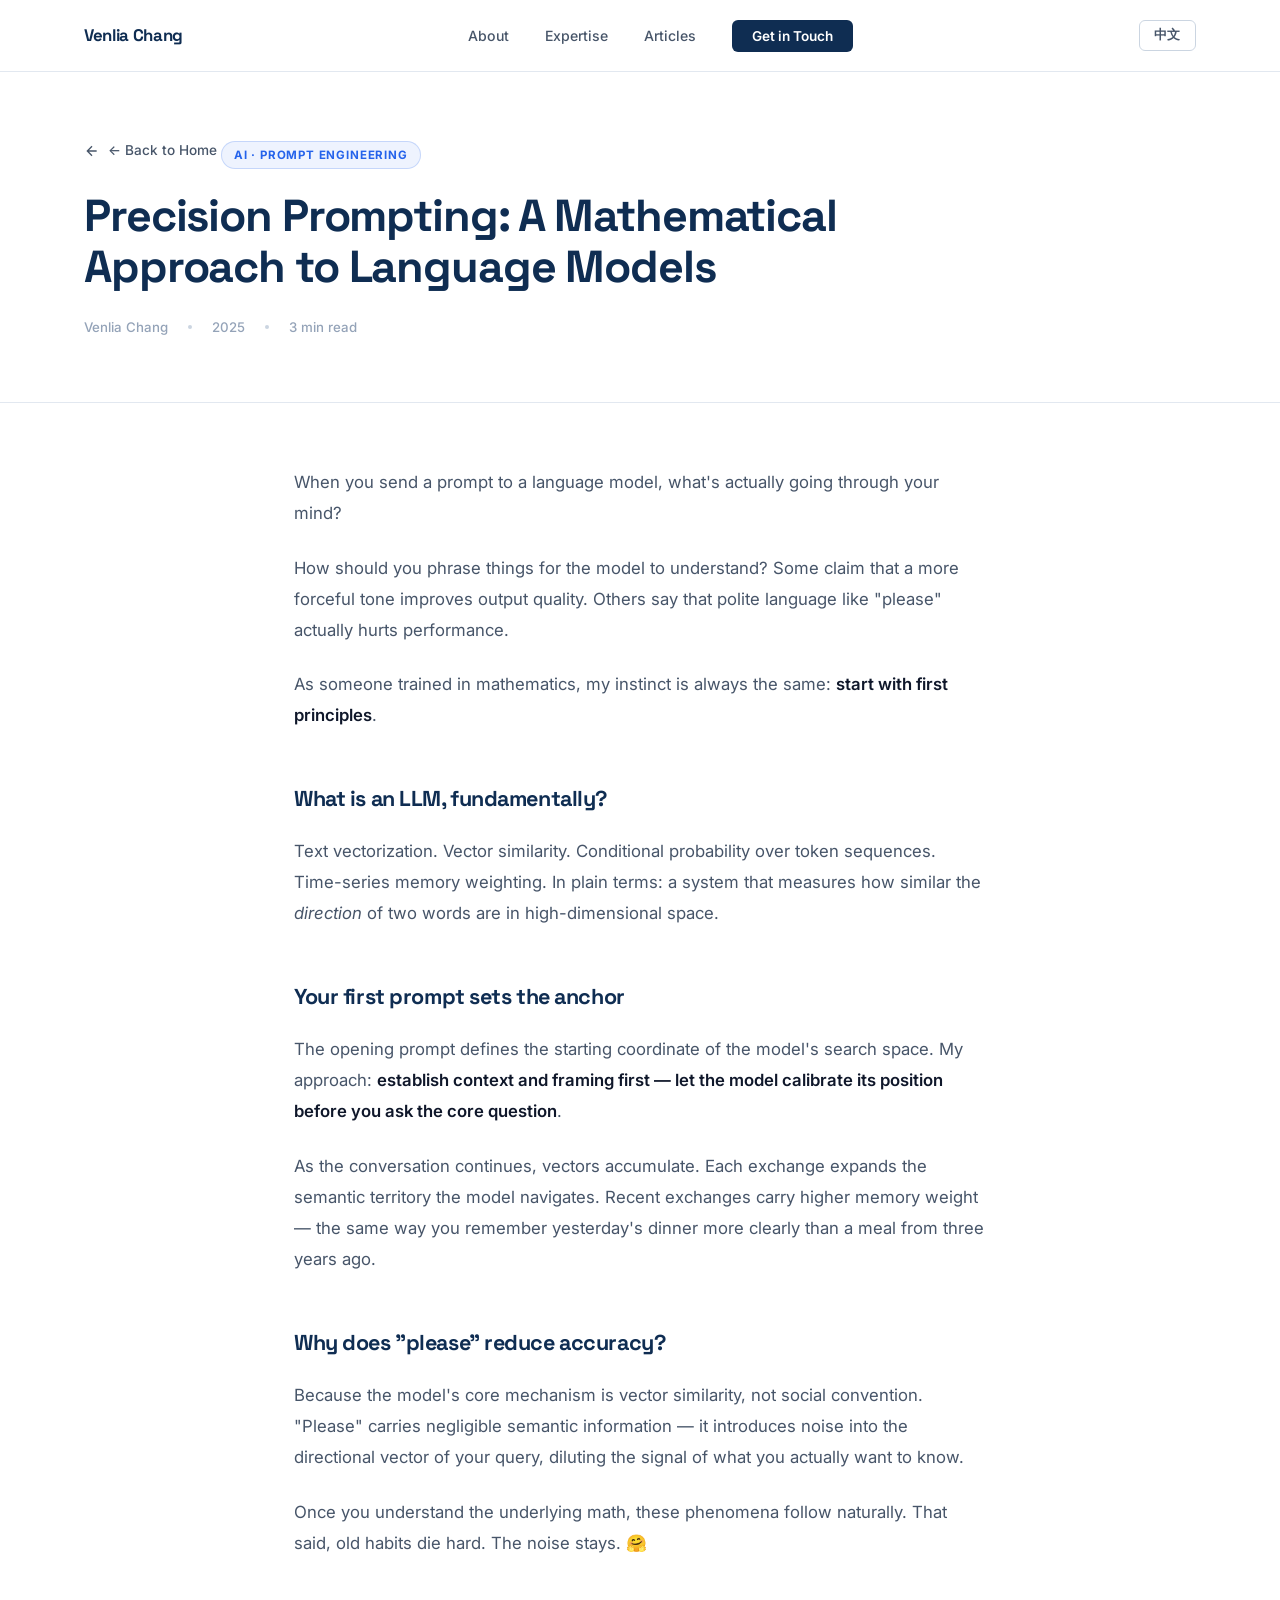
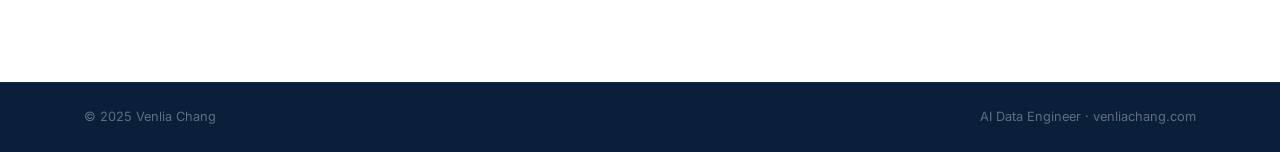
<file: articles/prompt-math.html>
<!DOCTYPE html>
<html lang="zh-TW">
<head>
  <meta charset="UTF-8" />
  <meta name="viewport" content="width=device-width, initial-scale=1.0" />
  <title>用數學思維精準下 Prompt | Venlia Chang</title>
  <meta name="description" content="第一個 Prompt 決定了搜尋空間的起始座標。了解 LLM 的向量本質，讓你問得更精準。" />
  <link rel="preconnect" href="https://fonts.googleapis.com" />
  <link href="https://fonts.googleapis.com/css2?family=Inter:wght@300;400;500;600&family=Space+Grotesk:wght@400;500;600;700;800&display=swap" rel="stylesheet" />
  <link rel="stylesheet" href="../css/style.css" />
  <link rel="stylesheet" href="../css/article.css" />
</head>
<body class="article-page">

  <nav id="navbar">
    <div class="nav-inner">
      <a href="/" class="nav-logo">Venlia Chang</a>
      <ul class="nav-links">
        <li><a href="/#about"     data-i18n="nav-about">關於我</a></li>
        <li><a href="/#expertise" data-i18n="nav-expertise">專業能力</a></li>
        <li><a href="/#articles"  data-i18n="nav-articles">文章</a></li>
        <li><a href="/#contact" class="nav-cta" data-i18n="nav-contact">聯絡我</a></li>
      </ul>
      <div class="nav-right">
        <button class="lang-toggle" id="lang-toggle">EN</button>
        <button class="nav-burger" id="burger" aria-label="Menu">
          <span></span><span></span><span></span>
        </button>
      </div>
    </div>
  </nav>

  <header class="article-header">
    <div class="container">
      <a href="/" class="article-back">
        <svg viewBox="0 0 24 24" fill="none" stroke="currentColor" stroke-width="2"><path d="M19 12H5M12 5l-7 7 7 7"/></svg>
        <span data-i18n="back">回到首頁</span>
      </a>
      <div class="article-tag" data-i18n="tag">AI · Prompt Engineering</div>
      <h1 class="article-title">
        <span class="zh">用數學思維，精準下 Prompt</span>
        <span class="en">Precision Prompting: A Mathematical Approach to Language Models</span>
      </h1>
      <div class="article-meta">
        <span>Venlia Chang</span>
        <div class="dot"></div>
        <span>2025</span>
        <div class="dot"></div>
        <span data-i18n="read-time">3 分鐘閱讀</span>
      </div>
    </div>
  </header>

  <main class="article-body">
    <div class="article-content">

      <!-- ── 中文 ── -->
      <div class="zh">
        <p>每次下 Prompt 的瞬間，你的腦袋在轉什麼？</p>
        <p>怎麼問 AI 才聽得懂？聽說對它強硬一點，準確率更高？有禮貌的「請」，反而讓回答品質打折？</p>
        <p>身為數學背景出身，我的直覺是——<strong>先問本質</strong>。</p>

        <h2>LLM 的本質是什麼？</h2>
        <p>文字向量化、向量相似性、文字接龍的條件機率、時間序列、立體的統計權數。白話文：在高維空間裡，看兩個詞的「方向」有多接近。</p>

        <h2>第一個 Prompt，是 AI 的定錨點</h2>
        <p>第一句話決定了搜尋空間的起始座標。我的習慣是：<strong>先交代背景與輪廓，讓模型校準定位，再進入核心問題</strong>。</p>
        <p>隨著對話推進，向量不斷疊加，問答的語意空間也逐步擴展。距離當下越近的對話，模型賦予的記憶權重越高——就像昨天的晚餐，永遠比三年前的某頓飯記得更清楚。</p>

        <h2>為什麼「請」反讓準確率下降？</h2>
        <p>因為模型的核心是向量相似性，而非禮貌判斷。「請」這個字語意資訊量極低，在問題的向量方向上只是多了一個噪點，稀釋了你真正想問的語意密度。</p>
        <p>理解了底層邏輯，上述現象自然迎刃而解。不過，習慣難改，我還是繼續留著這個噪點。🤗</p>
      </div>

      <!-- ── English ── -->
      <div class="en">
        <p>When you send a prompt to a language model, what's actually going through your mind?</p>
        <p>How should you phrase things for the model to understand? Some claim that a more forceful tone improves output quality. Others say that polite language like "please" actually hurts performance.</p>
        <p>As someone trained in mathematics, my instinct is always the same: <strong>start with first principles</strong>.</p>

        <h2>What is an LLM, fundamentally?</h2>
        <p>Text vectorization. Vector similarity. Conditional probability over token sequences. Time-series memory weighting. In plain terms: a system that measures how similar the <em>direction</em> of two words are in high-dimensional space.</p>

        <h2>Your first prompt sets the anchor</h2>
        <p>The opening prompt defines the starting coordinate of the model's search space. My approach: <strong>establish context and framing first — let the model calibrate its position before you ask the core question</strong>.</p>
        <p>As the conversation continues, vectors accumulate. Each exchange expands the semantic territory the model navigates. Recent exchanges carry higher memory weight — the same way you remember yesterday's dinner more clearly than a meal from three years ago.</p>

        <h2>Why does "please" reduce accuracy?</h2>
        <p>Because the model's core mechanism is vector similarity, not social convention. "Please" carries negligible semantic information — it introduces noise into the directional vector of your query, diluting the signal of what you actually want to know.</p>
        <p>Once you understand the underlying math, these phenomena follow naturally. That said, old habits die hard. The noise stays. 🤗</p>
      </div>

    </div>
  </main>

  <footer>
    <div class="container footer-inner">
      <span>© 2025 Venlia Chang</span>
      <span class="footer-sub">AI Data Engineer · venliachang.com</span>
    </div>
  </footer>

  <script src="../js/article.js"></script>
  <script>
    initArticleLang({
      zh: {
        back: '← 回到首頁', tag: 'AI · Prompt Engineering',
        'read-time': '3 分鐘閱讀',
        'nav-about': '關於我', 'nav-expertise': '專業能力',
        'nav-articles': '文章', 'nav-contact': '聯絡我',
      },
      en: {
        back: '← Back to Home', tag: 'AI · Prompt Engineering',
        'read-time': '3 min read',
        'nav-about': 'About', 'nav-expertise': 'Expertise',
        'nav-articles': 'Articles', 'nav-contact': 'Get in Touch',
      }
    });
  </script>
</body>
</html>
</file>
<file: css/style.css>
/* =============================================
   VARIABLES & RESET
   ============================================= */
:root {
  --bg:        #ffffff;
  --bg-2:      #f8fafc;
  --bg-card:   #ffffff;
  --border:    #e2e8f0;
  --border-2:  #cbd5e1;
  --navy:      #0f2d52;
  --blue:      #2563eb;
  --blue-dim:  rgba(37,99,235,0.08);
  --amber:     #c17d0e;
  --amber-dim: rgba(193,125,14,0.1);
  --text:      #0f172a;
  --text-2:    #475569;
  --text-3:    #94a3b8;
  --shadow-sm: 0 1px 4px rgba(15,45,82,0.07);
  --shadow:    0 4px 20px rgba(15,45,82,0.09);
  --shadow-lg: 0 16px 48px rgba(15,45,82,0.12);
  --radius:    12px;
  --radius-lg: 20px;
  --transition: 0.3s cubic-bezier(0.4,0,0.2,1);
}

*, *::before, *::after { box-sizing: border-box; margin: 0; padding: 0; }

html { scroll-behavior: smooth; font-size: 16px; }

body {
  background: var(--bg);
  color: var(--text);
  font-family: 'Inter', sans-serif;
  font-weight: 400;
  line-height: 1.6;
  overflow-x: hidden;
  -webkit-font-smoothing: antialiased;
}

img { max-width: 100%; display: block; }
a { text-decoration: none; color: inherit; }
ul { list-style: none; }

.container {
  width: 100%;
  max-width: 1160px;
  margin: 0 auto;
  padding: 0 24px;
}

.accent       { color: var(--blue); }
.desktop-only { display: inline; }

/* =============================================
   REVEAL ANIMATION
   ============================================= */
.reveal {
  opacity: 0;
  transform: translateY(24px);
  transition: opacity 0.6s ease, transform 0.6s ease;
}
.reveal.visible {
  opacity: 1;
  transform: translateY(0);
}

/* =============================================
   NAVBAR
   ============================================= */
#navbar {
  position: fixed;
  top: 0; left: 0; right: 0;
  z-index: 100;
  padding: 20px 0;
  transition: background var(--transition), padding var(--transition), box-shadow var(--transition);
}
#navbar.scrolled {
  background: rgba(255,255,255,0.92);
  backdrop-filter: blur(16px);
  -webkit-backdrop-filter: blur(16px);
  padding: 14px 0;
  box-shadow: 0 1px 0 var(--border);
}
.nav-inner {
  max-width: 1160px;
  margin: 0 auto;
  padding: 0 24px;
  display: flex;
  align-items: center;
  justify-content: space-between;
}
.nav-logo {
  font-family: 'Space Grotesk', sans-serif;
  font-weight: 700;
  font-size: 1.05rem;
  letter-spacing: -0.02em;
  color: var(--navy);
  transition: color var(--transition);
}
.nav-logo:hover { color: var(--blue); }
.nav-links {
  display: flex;
  align-items: center;
  gap: 36px;
}
.nav-links a {
  font-size: 0.88rem;
  font-weight: 500;
  color: var(--text-2);
  transition: color var(--transition);
}
.nav-links a:hover { color: var(--navy); }
.nav-links .nav-cta {
  background: var(--navy);
  color: #fff;
  padding: 8px 20px;
  border-radius: 6px;
  font-weight: 600;
  font-size: 0.85rem;
  transition: background var(--transition), transform var(--transition), box-shadow var(--transition);
}
.nav-links .nav-cta:hover {
  background: #0a1f3a;
  transform: translateY(-1px);
  box-shadow: 0 4px 12px rgba(15,45,82,0.25);
  color: #fff;
}
.nav-right {
  display: flex;
  align-items: center;
  gap: 12px;
}
.lang-toggle {
  background: transparent;
  border: 1px solid var(--border-2);
  color: var(--text-2);
  padding: 6px 14px;
  border-radius: 6px;
  font-size: 0.8rem;
  font-weight: 600;
  cursor: pointer;
  font-family: 'Inter', sans-serif;
  letter-spacing: 0.04em;
  transition: all var(--transition);
}
.lang-toggle:hover {
  border-color: var(--navy);
  color: var(--navy);
}
.nav-burger {
  display: none;
  flex-direction: column;
  gap: 5px;
  background: none;
  border: none;
  cursor: pointer;
  padding: 4px;
}
.nav-burger span {
  display: block;
  width: 22px;
  height: 2px;
  background: var(--text-2);
  border-radius: 2px;
  transition: var(--transition);
}

/* =============================================
   HERO
   ============================================= */
#hero {
  position: relative;
  min-height: 100vh;
  display: flex;
  align-items: center;
  background: var(--bg);
  border-bottom: 1px solid var(--border);
}
.hero-bg {
  position: absolute;
  inset: 0;
  background:
    radial-gradient(ellipse 55% 60% at 70% 50%, rgba(37,99,235,0.05) 0%, transparent 65%),
    radial-gradient(ellipse 40% 50% at 20% 80%, rgba(15,45,82,0.04) 0%, transparent 60%);
  pointer-events: none;
}
.hero-content {
  position: relative;
  z-index: 1;
  padding-top: 120px;
  padding-bottom: 80px;
  display: flex;
  align-items: center;
  justify-content: space-between;
  gap: 60px;
}
.hero-text { flex: 1; max-width: 600px; }
.hero-eyebrow {
  font-size: 0.75rem;
  font-weight: 700;
  letter-spacing: 0.14em;
  text-transform: uppercase;
  color: var(--blue);
  margin-bottom: 20px;
  transition-delay: 0.1s;
}
.hero-headline {
  font-family: 'Space Grotesk', sans-serif;
  font-size: clamp(2.6rem, 5.5vw, 4.8rem);
  font-weight: 800;
  line-height: 1.08;
  letter-spacing: -0.03em;
  color: var(--navy);
  margin-bottom: 24px;
  transition-delay: 0.15s;
}
.hero-sub {
  font-size: 1.05rem;
  color: var(--text-2);
  line-height: 1.75;
  max-width: 500px;
  margin-bottom: 40px;
  transition-delay: 0.25s;
}
.hero-actions {
  display: flex;
  gap: 14px;
  flex-wrap: wrap;
  transition-delay: 0.35s;
}
.btn {
  display: inline-flex;
  align-items: center;
  gap: 8px;
  padding: 13px 28px;
  border-radius: 8px;
  font-size: 0.9rem;
  font-weight: 600;
  transition: all var(--transition);
  cursor: pointer;
}
.btn-primary {
  background: var(--navy);
  color: #fff;
  border: 2px solid var(--navy);
}
.btn-primary:hover {
  background: #0a1f3a;
  border-color: #0a1f3a;
  transform: translateY(-2px);
  box-shadow: 0 8px 24px rgba(15,45,82,0.25);
}
.btn-ghost {
  background: transparent;
  color: var(--text-2);
  border: 2px solid var(--border-2);
}
.btn-ghost:hover {
  color: var(--navy);
  border-color: var(--navy);
  transform: translateY(-2px);
}

/* Hero photo */
.hero-visual {
  flex-shrink: 0;
  display: flex;
  flex-direction: column;
  align-items: center;
  gap: 16px;
  transition-delay: 0.4s;
}
.photo-circle {
  width: 280px;
  height: 280px;
  border-radius: 50%;
  background: var(--bg-2);
  border: 3px solid var(--border);
  box-shadow: var(--shadow-lg);
  overflow: hidden;
  transition: box-shadow var(--transition);
}
.photo-circle:hover { box-shadow: 0 24px 60px rgba(15,45,82,0.18); }
.photo-circle img {
  width: 100%;
  height: 100%;
  object-fit: cover;
  object-position: center top;
}
.hero-name-tag {
  text-align: center;
  display: flex;
  flex-direction: column;
  gap: 4px;
}
.hero-name-tag strong {
  font-family: 'Space Grotesk', sans-serif;
  font-size: 1.3rem;
  font-weight: 700;
  color: var(--navy);
}
.hero-name-tag span {
  font-size: 0.88rem;
  color: var(--text-3);
}

/* =============================================
   STATS
   ============================================= */
#stats {
  padding: 72px 0;
  background: var(--bg-2);
  border-bottom: 1px solid var(--border);
}
.stats-grid {
  display: grid;
  grid-template-columns: repeat(4, 1fr);
  gap: 0;
}
.stat-card {
  padding: 36px 32px;
  text-align: center;
  border-right: 1px solid var(--border);
}
.stat-card:last-child { border-right: none; }
.stat-number {
  font-family: 'Space Grotesk', sans-serif;
  font-size: 2.8rem;
  font-weight: 800;
  color: var(--amber);
  line-height: 1;
  margin-bottom: 10px;
  letter-spacing: -0.03em;
}
.stat-label {
  font-size: 0.92rem;
  color: var(--text-2);
  line-height: 1.5;
  font-weight: 500;
}

/* =============================================
   SECTION SHARED
   ============================================= */
.section-eyebrow {
  font-size: 0.75rem;
  font-weight: 700;
  letter-spacing: 0.14em;
  text-transform: uppercase;
  color: var(--blue);
  margin-bottom: 12px;
}
.section-title {
  font-family: 'Space Grotesk', sans-serif;
  font-size: clamp(1.9rem, 3.5vw, 2.8rem);
  font-weight: 700;
  letter-spacing: -0.025em;
  line-height: 1.18;
  color: var(--navy);
}
.section-header {
  text-align: center;
  margin-bottom: 56px;
}
.section-desc {
  margin-top: 14px;
  color: var(--text-2);
  font-size: 1rem;
}

/* =============================================
   ABOUT
   ============================================= */
#about { padding: 112px 0; }
.about-grid {
  display: grid;
  grid-template-columns: 1fr 1fr;
  gap: 80px;
  align-items: start;
}
.about-body {
  color: var(--text-2);
  font-size: 1rem;
  line-height: 1.8;
  margin-bottom: 18px;
}
.about-body strong { color: var(--text); font-weight: 600; }
.about-text .section-title { margin-bottom: 24px; }
.about-tags {
  display: flex;
  flex-wrap: wrap;
  gap: 8px;
  margin-top: 28px;
}
.tag {
  padding: 5px 13px;
  border-radius: 100px;
  border: 1px solid var(--border-2);
  font-size: 0.82rem;
  font-weight: 500;
  color: var(--text-2);
  background: var(--bg-2);
  transition: all var(--transition);
}
.tag:hover {
  border-color: var(--blue);
  color: var(--blue);
  background: var(--blue-dim);
}
.about-card {
  background: var(--bg-card);
  border: 1px solid var(--border);
  border-radius: var(--radius-lg);
  padding: 28px 32px;
  box-shadow: var(--shadow);
  position: sticky;
  top: 100px;
}
.about-card-header {
  font-family: 'Space Grotesk', sans-serif;
  font-size: 0.7rem;
  font-weight: 700;
  letter-spacing: 0.13em;
  text-transform: uppercase;
  color: var(--text-3);
  margin-bottom: 20px;
  padding-bottom: 16px;
  border-bottom: 1px solid var(--border);
}
.about-card-list {
  display: flex;
  flex-direction: column;
  gap: 18px;
}
.about-card-list li {
  display: flex;
  gap: 14px;
  align-items: flex-start;
}
.list-dot {
  width: 7px;
  height: 7px;
  border-radius: 50%;
  flex-shrink: 0;
  margin-top: 7px;
}
.accent-dot { background: var(--blue); }
.amber-dot  { background: var(--amber); }
.about-card-list li strong {
  display: block;
  font-size: 0.95rem;
  font-weight: 600;
  color: var(--navy);
  margin-bottom: 2px;
}
.about-card-list li span {
  font-size: 0.875rem;
  color: var(--text-2);
  line-height: 1.5;
}

/* =============================================
   EXPERTISE
   ============================================= */
#expertise {
  padding: 112px 0;
  background: var(--bg-2);
  border-top: 1px solid var(--border);
  border-bottom: 1px solid var(--border);
}
.expertise-grid {
  display: grid;
  grid-template-columns: repeat(3, 1fr);
  gap: 20px;
}
.expertise-card {
  background: var(--bg-card);
  border: 1px solid var(--border);
  border-radius: var(--radius-lg);
  padding: 36px 32px;
  box-shadow: var(--shadow-sm);
  transition: box-shadow var(--transition), transform var(--transition), border-color var(--transition);
}
.expertise-card:hover {
  box-shadow: var(--shadow);
  transform: translateY(-3px);
  border-color: var(--border-2);
}
.expertise-icon {
  width: 44px;
  height: 44px;
  border-radius: 10px;
  background: var(--blue-dim);
  display: flex;
  align-items: center;
  justify-content: center;
  margin-bottom: 20px;
  color: var(--blue);
  font-size: 1.1rem;
}
.expertise-card--wide {
  grid-column: 1 / -1;
  background: var(--navy);
  border-color: var(--navy);
}
.expertise-card--wide:hover {
  background: #0a1f3a;
  border-color: #0a1f3a;
  transform: translateY(-3px);
}
.expertise-wide-inner {
  display: flex;
  align-items: center;
  gap: 32px;
  flex-wrap: wrap;
}
.expertise-wide-label {
  font-size: 0.7rem;
  font-weight: 700;
  letter-spacing: 0.14em;
  text-transform: uppercase;
  color: var(--amber);
  flex-shrink: 0;
}
.expertise-card.expertise-card--wide h3 {
  font-family: 'Space Grotesk', sans-serif;
  font-size: 2.6rem;
  font-weight: 800;
  color: #ffffff;
  letter-spacing: -0.03em;
  flex-shrink: 0;
  margin-bottom: 0;
}
.expertise-card.expertise-card--wide p {
  color: #e2e8f0;
  font-size: 0.92rem;
  line-height: 1.75;
  flex: 1;
  min-width: 260px;
}
.expertise-card h3 {
  font-family: 'Space Grotesk', sans-serif;
  font-size: 1rem;
  font-weight: 600;
  color: var(--navy);
  margin-bottom: 10px;
  letter-spacing: -0.01em;
}
.expertise-card p {
  font-size: 0.95rem;
  color: var(--text-2);
  line-height: 1.75;
}

/* =============================================
   DEMOS
   ============================================= */
#demos { padding: 112px 0; }
.demos-grid {
  display: grid;
  grid-template-columns: repeat(3, 1fr);
  gap: 20px;
}
.demo-card {
  background: var(--bg-card);
  border: 1px solid var(--border);
  border-radius: var(--radius-lg);
  overflow: hidden;
  box-shadow: var(--shadow-sm);
  transition: box-shadow var(--transition), transform var(--transition), border-color var(--transition);
}
.demo-card:hover {
  box-shadow: var(--shadow);
  transform: translateY(-3px);
  border-color: var(--border-2);
}
.demo-placeholder-inner {
  padding: 40px 32px;
  display: flex;
  flex-direction: column;
  align-items: flex-start;
  gap: 10px;
}
.demo-placeholder-icon {
  width: 44px;
  height: 44px;
  border-radius: 10px;
  background: var(--amber-dim);
  display: flex;
  align-items: center;
  justify-content: center;
  margin-bottom: 4px;
  color: var(--amber);
  font-size: 1.1rem;
}
.demo-card h3 {
  font-family: 'Space Grotesk', sans-serif;
  font-size: 1rem;
  font-weight: 600;
  color: var(--navy);
  letter-spacing: -0.01em;
}
.demo-card p {
  font-size: 0.84rem;
  color: var(--text-2);
  line-height: 1.65;
}
.demo-badge {
  margin-top: 8px;
  padding: 4px 12px;
  border-radius: 100px;
  background: var(--amber-dim);
  border: 1px solid rgba(193,125,14,0.2);
  font-size: 0.7rem;
  font-weight: 700;
  color: var(--amber);
  letter-spacing: 0.07em;
  text-transform: uppercase;
}

/* =============================================
   ARTICLES
   ============================================= */
#articles { padding: 112px 0; }
.articles-grid {
  display: grid;
  grid-template-columns: repeat(3, 1fr);
  gap: 20px;
}
.article-card.article-card--featured {
  grid-column: 1 / -1;
  background: var(--navy);
  border-color: transparent;
}
.article-card.article-card--featured .article-card-tag  { color: var(--amber); }
.article-card.article-card--featured .article-card-title { color: #ffffff; font-size: 1.2rem; max-width: 640px; }
.article-card.article-card--featured .article-card-excerpt { color: rgba(255,255,255,0.65); max-width: 600px; }
.article-card.article-card--featured .article-card-link { color: rgba(255,255,255,0.8); }
.article-card.article-card--featured .article-card-link:hover { color: var(--amber); }
.article-card {
  background: var(--bg-card);
  border: 1px solid var(--border);
  border-radius: var(--radius-lg);
  padding: 36px 32px;
  box-shadow: var(--shadow-sm);
  display: flex;
  flex-direction: column;
  gap: 14px;
  transition: box-shadow var(--transition), transform var(--transition), border-color var(--transition);
}
.article-card:hover {
  box-shadow: var(--shadow);
  transform: translateY(-3px);
  border-color: var(--border-2);
}
.article-card-tag {
  font-size: 0.75rem;
  font-weight: 700;
  letter-spacing: 0.09em;
  text-transform: uppercase;
  color: var(--blue);
}
.article-card-title {
  font-family: 'Space Grotesk', sans-serif;
  font-size: 1.05rem;
  font-weight: 700;
  color: var(--navy);
  line-height: 1.4;
  letter-spacing: -0.01em;
}
.article-card-excerpt {
  font-size: 0.95rem;
  color: var(--text-2);
  line-height: 1.75;
  flex: 1;
}
.article-card-link {
  display: inline-flex;
  align-items: center;
  gap: 6px;
  font-size: 0.85rem;
  font-weight: 600;
  color: var(--navy);
  margin-top: 4px;
  transition: gap var(--transition), color var(--transition);
}
.article-card-link:hover { color: var(--blue); gap: 10px; }
.article-card-link span { transition: transform var(--transition); }
.article-card-link:hover span { transform: translateX(3px); }

/* =============================================
   CONTACT  — dark contrast section
   ============================================= */
#contact {
  padding: 112px 0;
  background: var(--navy);
  border-top: none;
}
.contact-inner {
  text-align: center;
  max-width: 640px;
  margin: 0 auto;
}
#contact .section-eyebrow { color: rgba(255,255,255,0.45); }
#contact .section-title    { color: #ffffff; margin-bottom: 20px; }
#contact .section-title .accent { color: var(--amber); }
.contact-sub {
  color: rgba(255,255,255,0.6);
  font-size: 1rem;
  line-height: 1.75;
  margin-bottom: 44px;
}
.stats-context {
  text-align: center;
  color: var(--text-3);
  font-size: 0.8rem;
  margin-top: 16px;
  letter-spacing: 0.02em;
}
.contact-links {
  display: flex;
  justify-content: center;
  gap: 14px;
  flex-wrap: wrap;
}
.contact-btn {
  display: inline-flex;
  align-items: center;
  gap: 10px;
  padding: 13px 24px;
  border-radius: 8px;
  background: rgba(255,255,255,0.08);
  border: 1px solid rgba(255,255,255,0.15);
  font-size: 0.95rem;
  font-weight: 500;
  color: rgba(255,255,255,0.8);
  transition: all var(--transition);
}
.contact-btn:hover {
  background: rgba(255,255,255,0.14);
  border-color: rgba(255,255,255,0.3);
  color: #fff;
  transform: translateY(-2px);
}
button.contact-btn {
  cursor: pointer;
  font-family: inherit;
}

/* =============================================
   FOOTER
   ============================================= */
footer {
  padding: 24px 0;
  background: #0a1f3a;
  border-top: 1px solid rgba(255,255,255,0.06);
}
.footer-inner {
  display: flex;
  justify-content: space-between;
  align-items: center;
  gap: 16px;
}
footer span      { font-size: 0.8rem; color: rgba(255,255,255,0.35); }
.footer-sub      { color: rgba(255,255,255,0.35); }

/* =============================================
   RESPONSIVE
   ============================================= */
@media (max-width: 960px) {
  .hero-content { flex-direction: column-reverse; align-items: flex-start; gap: 40px; padding-top: 140px; }
  .hero-visual  { align-self: center; }
  .photo-circle { width: 220px; height: 220px; }

  .stats-grid { grid-template-columns: repeat(2, 1fr); }
  .stat-card  { border-right: none; border-bottom: 1px solid var(--border); }
  .stat-card:nth-child(odd)  { border-right: 1px solid var(--border); }
  .stat-card:nth-last-child(-n+2) { border-bottom: none; }

  .about-grid { grid-template-columns: 1fr; gap: 48px; }
  .about-card { position: static; }

  .expertise-grid { grid-template-columns: repeat(2, 1fr); }
  .demos-grid     { grid-template-columns: 1fr; max-width: 480px; margin: 0 auto; }
}

@media (max-width: 640px) {
  .desktop-only { display: none; }
  .nav-links    { display: none; }
  .nav-burger   { display: flex; }

  .nav-links.open {
    display: flex;
    flex-direction: column;
    position: fixed;
    inset: 0;
    background: #fff;
    justify-content: center;
    align-items: center;
    gap: 32px;
    z-index: 99;
  }
  .nav-links.open a { font-size: 1.4rem; color: var(--navy); }

  .expertise-grid { grid-template-columns: 1fr; }
  .hero-headline  { font-size: 2.4rem; }
  .photo-circle   { width: 180px; height: 180px; }

  #about, #expertise, #demos, #contact { padding: 80px 0; }
  .footer-inner { flex-direction: column; text-align: center; }
}
</file>
<file: css/article.css>
/* =============================================
   ARTICLE PAGE
   ============================================= */
.article-header {
  padding: 140px 0 64px;
  background: var(--bg);
  border-bottom: 1px solid var(--border);
}
.article-back {
  display: inline-flex;
  align-items: center;
  gap: 8px;
  font-size: 0.85rem;
  font-weight: 500;
  color: var(--text-2);
  margin-bottom: 28px;
  transition: color var(--transition);
}
.article-back:hover { color: var(--navy); }
.article-back svg  { width: 16px; height: 16px; }

.article-tag {
  display: inline-block;
  padding: 4px 12px;
  border-radius: 100px;
  background: var(--blue-dim);
  border: 1px solid rgba(37,99,235,0.2);
  font-size: 0.72rem;
  font-weight: 700;
  color: var(--blue);
  letter-spacing: 0.07em;
  text-transform: uppercase;
  margin-bottom: 20px;
}
.article-title {
  font-family: 'Space Grotesk', sans-serif;
  font-size: clamp(1.8rem, 4vw, 2.8rem);
  font-weight: 800;
  letter-spacing: -0.025em;
  line-height: 1.15;
  color: var(--navy);
  max-width: 800px;
  margin-bottom: 24px;
}
.article-meta {
  display: flex;
  align-items: center;
  gap: 20px;
  flex-wrap: wrap;
}
.article-meta span {
  font-size: 0.83rem;
  color: var(--text-3);
  font-weight: 500;
}
.article-meta .dot {
  width: 4px;
  height: 4px;
  border-radius: 50%;
  background: var(--border-2);
}

/* Reading body */
.article-body {
  padding: 64px 24px 100px;
  max-width: 740px;
  margin: 0 auto;
}
.article-content {
  font-size: 1.05rem;
  line-height: 1.85;
  color: var(--text-2);
}
.article-content p  { margin-bottom: 1.4em; }
.article-content h2 {
  font-family: 'Space Grotesk', sans-serif;
  font-size: 1.35rem;
  font-weight: 700;
  color: var(--navy);
  letter-spacing: -0.02em;
  margin: 2.2em 0 0.8em;
}
.article-content h3 {
  font-family: 'Space Grotesk', sans-serif;
  font-size: 1.1rem;
  font-weight: 700;
  color: var(--navy);
  margin: 1.8em 0 0.6em;
}
.article-content strong { color: var(--text); font-weight: 600; }
.article-content ul, .article-content ol {
  padding-left: 1.4em;
  margin-bottom: 1.4em;
}
.article-content li { margin-bottom: 0.5em; }
.article-content blockquote {
  border-left: 3px solid var(--blue);
  padding: 4px 0 4px 20px;
  margin: 1.6em 0;
  color: var(--text-2);
  font-style: italic;
}
.article-content code {
  background: var(--bg-2);
  border: 1px solid var(--border);
  padding: 2px 7px;
  border-radius: 4px;
  font-size: 0.9em;
  color: var(--navy);
  font-family: 'Courier New', monospace;
}
.article-content pre {
  background: var(--bg-2);
  border: 1px solid var(--border);
  border-radius: var(--radius);
  padding: 20px 24px;
  margin: 1.6em 0;
  overflow-x: auto;
}
.article-content pre code {
  background: none;
  border: none;
  padding: 0;
  font-size: 0.88rem;
  line-height: 1.6;
}
.article-hashtags {
  margin-top: 48px;
  padding-top: 28px;
  border-top: 1px solid var(--border);
  display: flex;
  flex-wrap: wrap;
  gap: 8px;
}
.article-hashtags span {
  font-size: 0.78rem;
  color: var(--text-3);
  font-weight: 500;
}

/* Nav in article pages */
.article-page #navbar { background: rgba(255,255,255,0.95); backdrop-filter: blur(12px); box-shadow: 0 1px 0 var(--border); }
</file>
